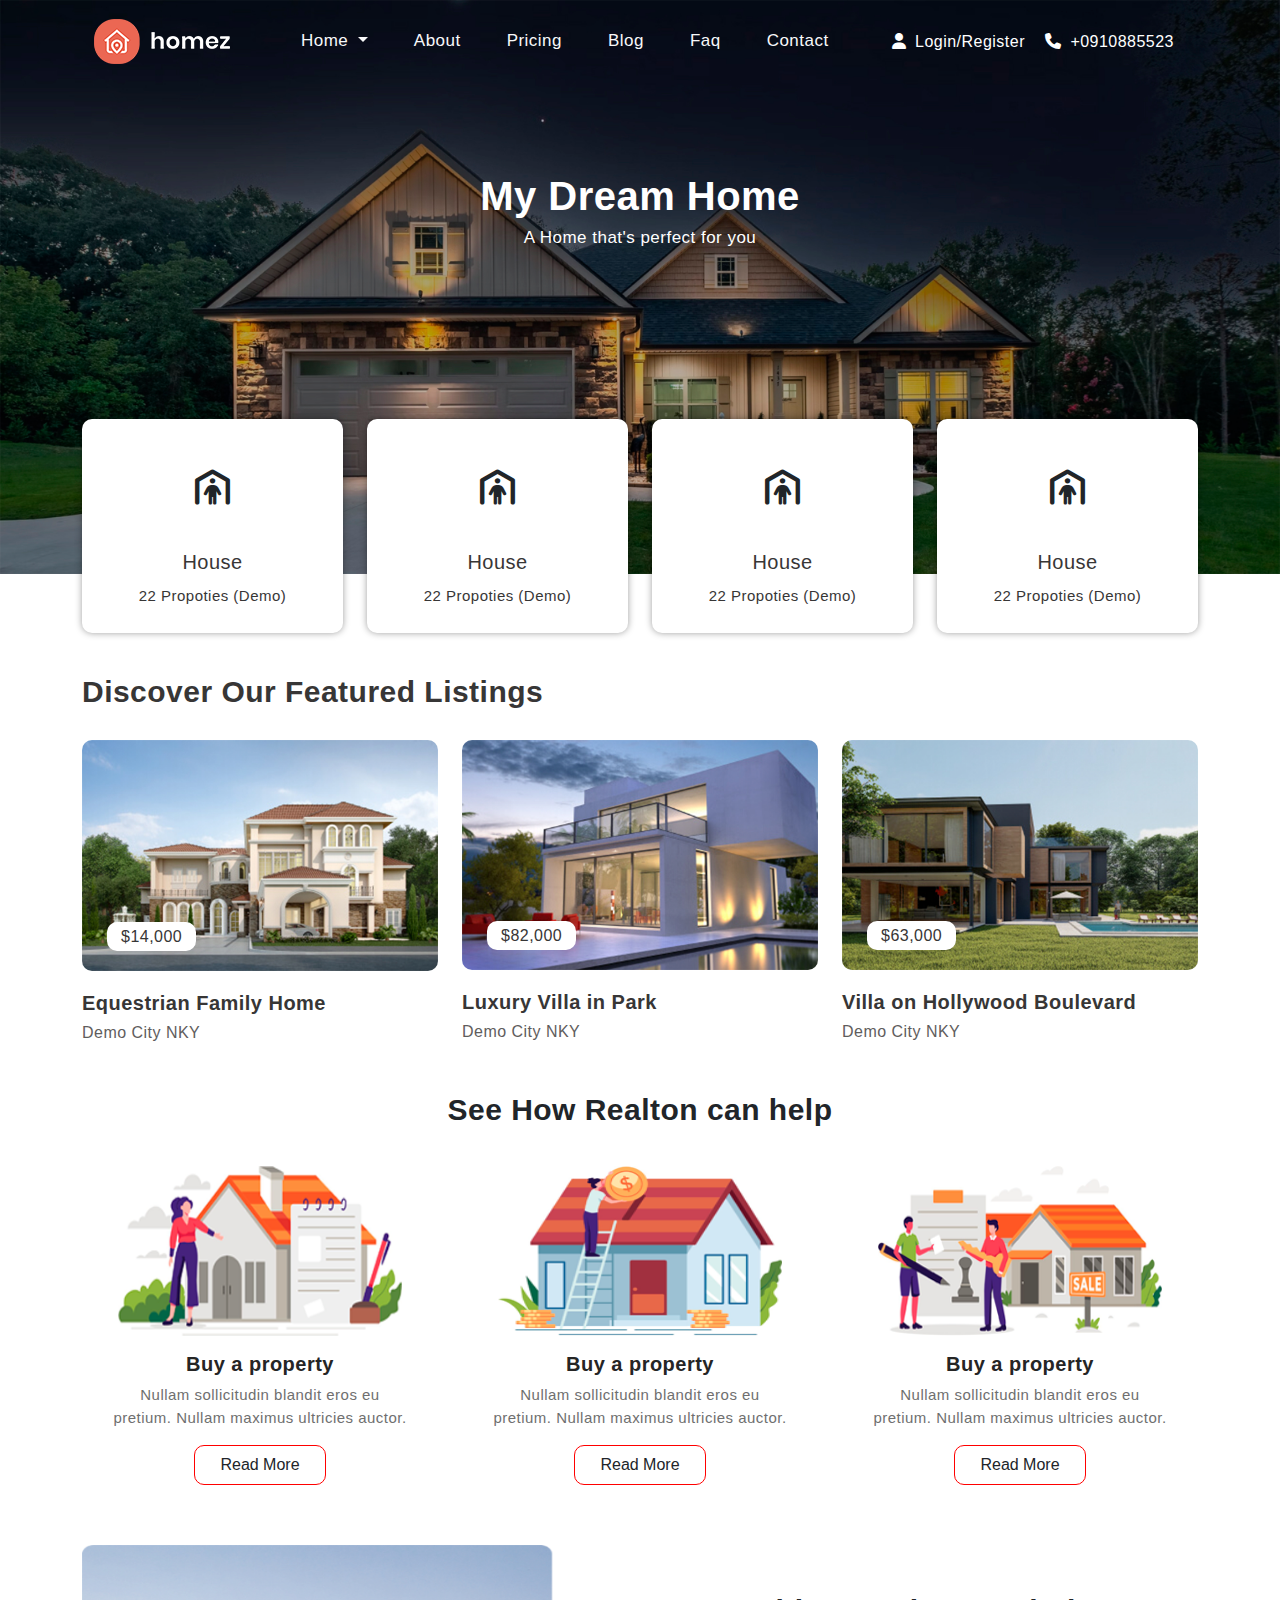
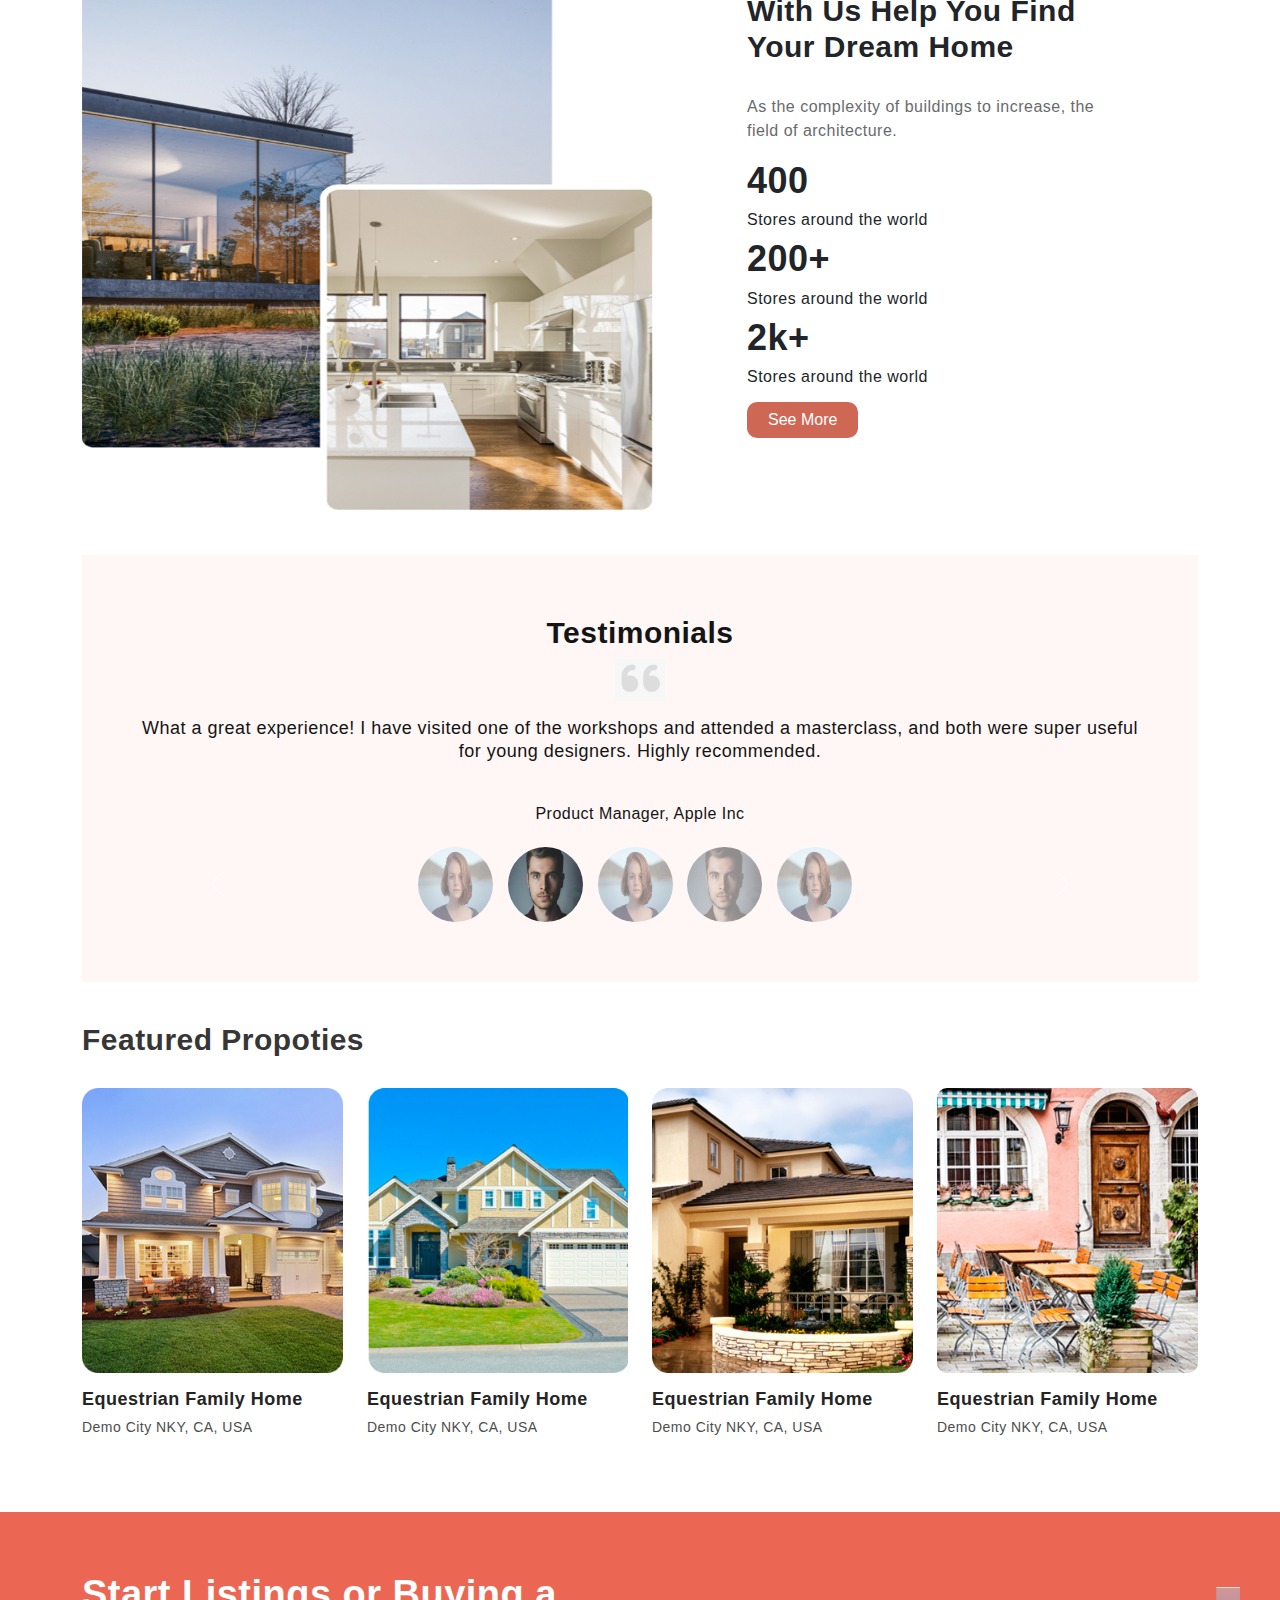
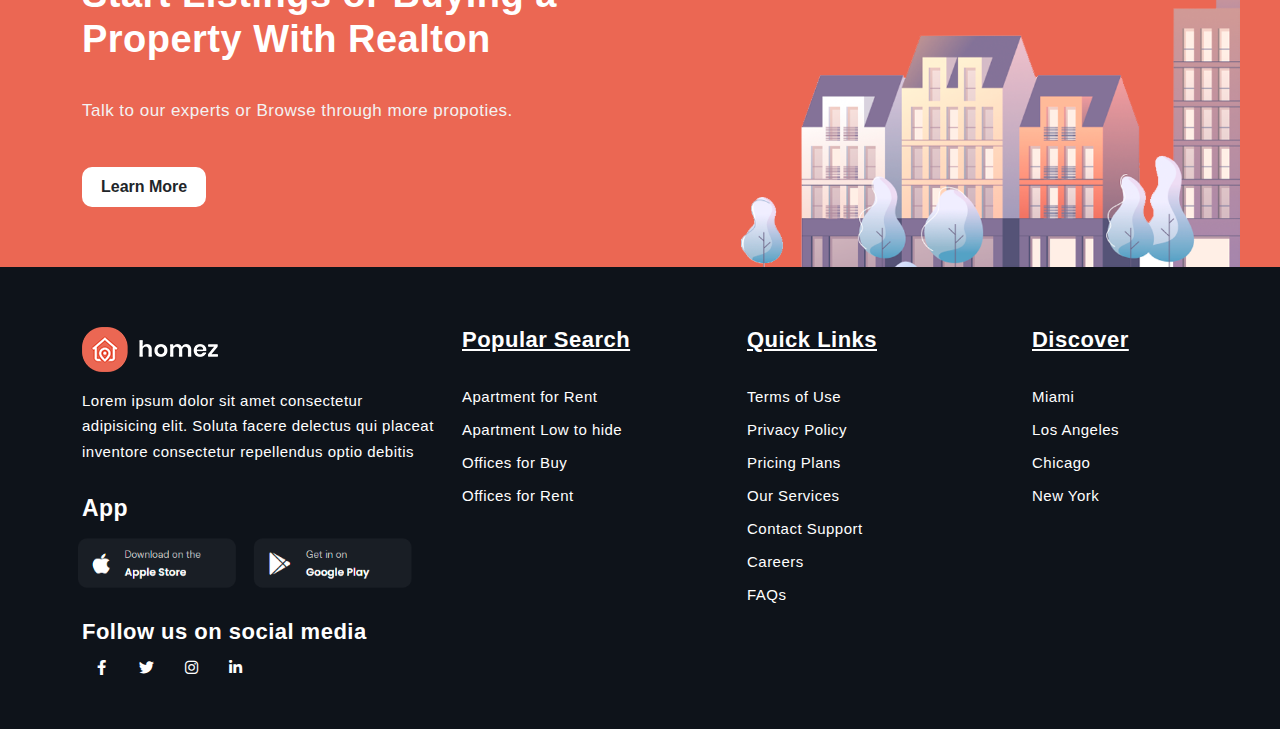
<file: index.html>
<!DOCTYPE html>
<html lang="en">

<head>
    <meta charset="UTF-8">
    <meta http-equiv="X-UA-Compatible" content="IE=edge">
    <meta name="viewport" content="width=device-width, initial-scale=1.0">
    <title>Real E-state</title>
    <link rel="icon" href="img/title-logo.png">
    <link rel="stylesheet" href="css/style.css">
</head>

<body>
    <header class="header">
        <div class="container-fluid p-0">
            <div class="row">
                <div class="col-md-12">
                    <div class="nav-class">
                        <nav class="navbar navbar-expand-lg navbar-light">
                            <div class="container">
                                <a class="navbar-brand" href="index.html"><img src="img/Logo.png" alt="Logo" /></a>
                                <button class="navbar-toggler" type="button" data-bs-toggle="collapse"
                                    data-bs-target="#navbarNav" aria-controls="navbarNav" aria-expanded="false"
                                    aria-label="Toggle navigation">
                                    <span class="navbar-toggler-icon"><i class="fa-solid fa-bars text-light"></i></span>
                                </button>
                                <div class="collapse navbar-collapse" id="navbarNav">
                                    <ul class="navbar-nav">
                                        <!-- <li class="nav-item">
                                            <a class="nav-link active text-light" aria-current="page"
                                                href="index.html">Home</a>
                                        </li> -->
                                        <li class="nav-item dropdown">
                                            <a class="nav-link dropdown-toggle active text-light" href="index02.html"
                                                id="navbarDropdown" role="button" data-bs-toggle="dropdown"
                                                aria-expanded="false">
                                                Home
                                            </a>
                                            <ul class="dropdown-menu" aria-labelledby="navbarDropdown">
                                                <li><a class="dropdown-item" href="index.html">Home 01</a></li>
                                                <li><a class="dropdown-item" href="index02.html">Home 02</a></li>
                                            </ul>
                                        </li>
                                        <li class="nav-item">
                                            <a class="nav-link text-light" href="about.html">About</a>
                                        </li>
                                        <li class="nav-item">
                                            <a class="nav-link text-light" href="#">Pricing</a>
                                        </li>
                                        <li class="nav-item">
                                            <a class="nav-link text-light" href="blog.html">Blog</a>
                                        </li>
                                        <li class="nav-item">
                                            <a class="nav-link text-light" href="#">Faq</a>
                                        </li>
                                        <li class="nav-item">
                                            <a class="nav-link text-light" href="contact.html">Contact</a>
                                        </li>
                                    </ul>
                                    <div class="real-estate-login-box">
                                        <a href="#">
                                            <div class="nav-login mx-2">
                                                <i class="fa-solid fa-user"></i> <span
                                                    class="mx-1">Login/Register</span>
                                            </div>
                                        </a>
                                        <a href="tel:+0000000000">
                                            <div class="nav-call mx-2">
                                                <i class="fa-solid fa-phone"></i> <span class="mx-1">+0910885523</span>
                                            </div>
                                        </a>
                                    </div>
                                </div>
                            </div>
                        </nav>
                    </div>
                </div>
            </div>
        </div>
    </header>
    <section class="slider-01">
        <div class="slider-01-bg">
            <img src="img/real-estate-sec01-bg.png" alt="img">
        </div>
        <div class="container">
            <div class="row">
                <div class="col-md-12">
                    <div class="slider-01-headding">
                        <h2 class="f-blod">My Dream Home</h2>
                        <h6>A Home that's perfect for you</h6>
                    </div>
                </div>
            </div>
        </div>
        <div class="propoties-main">
            <div class="container">
                <div class="row">
                    <div class="col-sm-3">
                        <div class="propoties-box text-center bg-white my-3">
                            <div class="house-icon">
                                <i class="fa-solid fa-person-shelter"></i>
                            </div>
                            <div class="hose-text">
                                <h3>House</h3>
                                <h6>22 Propoties (Demo)</h6>
                            </div>
                        </div>
                    </div>
                    <div class="col-sm-3">
                        <div class="propoties-box text-center bg-white my-3">
                            <div class="house-icon">
                                <i class="fa-solid fa-person-shelter"></i>
                            </div>
                            <div class="hose-text">
                                <h3>House</h3>
                                <h6>22 Propoties (Demo)</h6>
                            </div>
                        </div>
                    </div>
                    <div class="col-sm-3">
                        <div class="propoties-box text-center bg-white my-3">
                            <div class="house-icon">
                                <i class="fa-solid fa-person-shelter"></i>
                            </div>
                            <div class="hose-text">
                                <h3>House</h3>
                                <h6>22 Propoties (Demo)</h6>
                            </div>
                        </div>
                    </div>
                    <div class="col-sm-3">
                        <div class="propoties-box text-center bg-white my-3">
                            <div class="house-icon">
                                <i class="fa-solid fa-person-shelter"></i>
                            </div>
                            <div class="hose-text">
                                <h3>House</h3>
                                <h6>22 Propoties (Demo)</h6>
                            </div>
                        </div>
                    </div>
                </div>
            </div>
        </div>
    </section>
    <section class="slider-02">
        <div class="container">
            <div class="row">
                <div class="col-md-12">
                    <div class="slider-02-headding">
                        <h2>Discover Our Featured Listings</h2>
                    </div>
                </div>
            </div>
            <div class="row">
                <div class="col-md-6 col-lg-4">
                    <div class="luxurious-home">
                        <div class="luxurious-img">
                            <img src="img/lavish-house-01.png" alt="img" class="round">
                            <div class="luxurious-prize round bg-white">
                                <h4 class="m-0">$14,000</h4>
                            </div>
                        </div>
                        <div class="luxurious-home-info">
                            <h2 class="f-blod">Equestrian Family Home</h2>
                            <h6 class="m-0">Demo City NKY</h6>
                        </div>
                    </div>
                </div>
                <div class="col-md-6 col-lg-4">
                    <div class="luxurious-home">
                        <div class="luxurious-img">
                            <img src="img/lavish-house-02.png" alt="img" class="round">
                            <div class="luxurious-prize round bg-white">
                                <h4 class="m-0">$82,000</h4>
                            </div>
                        </div>
                        <div class="luxurious-home-info">
                            <h2 class="f-blod">Luxury Villa in Park</h2>
                            <h6 class="m-0">Demo City NKY</h6>
                        </div>
                    </div>
                </div>
                <div class="col-md-6 col-lg-4">
                    <div class="luxurious-home">
                        <div class="luxurious-img">
                            <img src="img/lavish-house-03.png" alt="img" class="round">
                            <div class="luxurious-prize round bg-white">
                                <h4 class="m-0">$63,000</h4>
                            </div>
                        </div>
                    </div>
                    <div class="luxurious-home-info">
                        <h2 class="f-blod">Villa on Hollywood Boulevard</h2>
                        <h6 class="m-0">Demo City NKY</h6>
                    </div>
                </div>
            </div>
        </div>
    </section>
    <section class="slider-03">
        <div class="container">
            <div class="row">
                <div class="col-md-12">
                    <div class="slider-03-headding text-center">
                        <h2 class="f-blod">See How Realton can help</h2>
                    </div>
                </div>
            </div>
            <div class="row">
                <div class="col-md-6 col-lg-4">
                    <div class="relton-box">
                        <div class="relton-img">
                            <img src="img/Relton-img-01.png" alt="img">
                        </div>
                        <div class="relton-text text-center pt-3">
                            <h5 class="f-blod">Buy a property</h5>
                            <p>
                                Nullam sollicitudin blandit eros eu
                                pretium. Nullam maximus ultricies
                                auctor.
                            </p>
                            <button class="btn">Read More</button>
                        </div>
                    </div>
                </div>
                <div class="col-md-6 col-lg-4">
                    <div class="relton-box">
                        <div class="relton-img">
                            <img src="img/Relton-img-02.png" alt="img">
                        </div>
                        <div class="relton-text text-center pt-3">
                            <h5 class="f-blod">Buy a property</h5>
                            <p>
                                Nullam sollicitudin blandit eros eu
                                pretium. Nullam maximus ultricies
                                auctor.
                            </p>
                            <button class="btn">Read More</button>
                        </div>
                    </div>
                </div>
                <div class="col-md-6 col-lg-4">
                    <div class="relton-box">
                        <div class="relton-img">
                            <img src="img/Relton-img-03.png" alt="img">
                        </div>
                        <div class="relton-text text-center pt-3">
                            <h5 class="f-blod">Buy a property</h5>
                            <p>
                                Nullam sollicitudin blandit eros eu
                                pretium. Nullam maximus ultricies
                                auctor.
                            </p>
                            <button class="btn">Read More</button>
                        </div>
                    </div>
                </div>
            </div>
        </div>
    </section>
    <section class="slider-04">
        <div class="container">
            <div class="row">
                <div class="col-md-7">
                    <div class="dream-home-img">
                        <img src="img/dream-home.png" alt="img">
                    </div>
                </div>
                <div class="col-md-5">
                    <div class="dream-home-text pt-5">
                        <div class="dream-headding">
                            <h2 class="f-blod">With Us Help You Find <br>
                                Your Dream Home</h2>
                            <p>
                                As the complexity of buildings to increase, the <br>
                                field of architecture.
                            </p>
                        </div>
                        <ul class="p-0">
                            <li>
                                <div class="draem-home-rate my-2">
                                    <h2 class="f-blod">400</h2>
                                    <span>Stores around the world</span>
                                </div>
                            </li>
                            <li>
                                <div class="draem-home-rate my-2">
                                    <h2 class="f-blod">200+</h2>
                                    <span>Stores around the world</span>
                                </div>
                            </li>
                            <li>
                                <div class="draem-home-rate my-2">
                                    <h2 class="f-blod">2k+</h2>
                                    <span>Stores around the world</span>
                                </div>
                            </li>
                        </ul>
                        <button class="btn">See More</button>
                    </div>
                </div>
            </div>
        </div>
    </section>
    <section class="slider-05">
        <div class="container">
            <div class="row">
                <div class="col-md-12">
                    <div class="testimonial-main-box text-center">
                        <div class="testimonial-headding pb-3">
                            <h2 class="f-blod">Testimonials</h2>
                            <div class="comma">
                                <img src="img/comma.png" alt="img">
                            </div>
                        </div>
                        <p class="f-blod pb-2">
                            What a great experience! I have visited one of the workshops and
                            attended a masterclass, and both were super useful for young
                            designers. Highly recommended.
                        </p>
                        <div class="testimonial-imgage">
                            <h6 class="py-3">Product Manager, Apple Inc</h6>

                            <!-- Carosul Start -->
                            <div id="carouselExampleControls" class="carousel slide" data-bs-ride="carousel">
                                <div class="carousel-inner">
                                    <div class="carousel-item active">
                                        <div class="row">
                                            <div class="col-md-12">
                                                <div class="testimonial-people">
                                                    <!-- <img src="img/Testimonial-img-01.png" alt="img"> -->
                                                    <div class="indivisual-people">
                                                        <img src="img/person01.png" alt="img"
                                                            class="h-100 rounded-circle opacity-50">
                                                    </div>
                                                    <div class="indivisual-people">
                                                        <img src="img/person02.png" alt="img"
                                                            class="h-100 rounded-circle ">
                                                    </div>
                                                    <div class="indivisual-people">
                                                        <img src="img/person01.png" alt="img"
                                                            class="h-100 rounded-circle opacity-50">
                                                    </div>
                                                    <div class="indivisual-people">
                                                        <img src="img/person02.png" alt="img"
                                                            class="h-100 rounded-circle opacity-50">
                                                    </div>
                                                    <div class="indivisual-people">
                                                        <img src="img/person01.png" alt="img"
                                                            class="h-100 rounded-circle opacity-50">
                                                    </div>
                                                </div>
                                            </div>
                                        </div>
                                    </div>
                                    <div class="carousel-item">
                                        <div class="row">
                                            <div class="col-md-12">
                                                <div class="testimonial-people">
                                                    <!-- <img src="img/Testimonial-img-01.png" alt="img"> -->
                                                    <div class="indivisual-people">
                                                        <img src="img/person01.png" alt="img"
                                                            class="h-100 rounded-circle opacity-50">
                                                    </div>
                                                    <div class="indivisual-people">
                                                        <img src="img/person02.png" alt="img"
                                                            class="h-100 rounded-circle ">
                                                    </div>
                                                    <div class="indivisual-people">
                                                        <img src="img/person01.png" alt="img"
                                                            class="h-100 rounded-circle opacity-50">
                                                    </div>
                                                    <div class="indivisual-people">
                                                        <img src="img/person02.png" alt="img"
                                                            class="h-100 rounded-circle opacity-50">
                                                    </div>
                                                    <div class="indivisual-people">
                                                        <img src="img/person01.png" alt="img"
                                                            class="h-100 rounded-circle opacity-50">
                                                    </div>
                                                </div>
                                            </div>
                                        </div>
                                    </div>
                                    <div class="carousel-item">
                                        <div class="row">
                                            <div class="col-md-12">
                                                <div class="testimonial-people">
                                                    <!-- <img src="img/Testimonial-img-01.png" alt="img"> -->
                                                    <div class="indivisual-people">
                                                        <img src="img/person01.png" alt="img"
                                                            class="h-100 rounded-circle opacity-50">
                                                    </div>
                                                    <div class="indivisual-people">
                                                        <img src="img/person02.png" alt="img"
                                                            class="h-100 rounded-circle ">
                                                    </div>
                                                    <div class="indivisual-people">
                                                        <img src="img/person01.png" alt="img"
                                                            class="h-100 rounded-circle opacity-50">
                                                    </div>
                                                    <div class="indivisual-people">
                                                        <img src="img/person02.png" alt="img"
                                                            class="h-100 rounded-circle opacity-50">
                                                    </div>
                                                    <div class="indivisual-people">
                                                        <img src="img/person01.png" alt="img"
                                                            class="h-100 rounded-circle opacity-50">
                                                    </div>
                                                </div>
                                            </div>
                                        </div>
                                    </div>
                                </div>
                                <button class="carousel-control-prev" type="button"
                                    data-bs-target="#carouselExampleControls" data-bs-slide="prev">
                                    <span class="carousel-control-prev-icon" aria-hidden="true"></span>
                                    <span class="visually-hidden">Previous</span>
                                </button>
                                <button class="carousel-control-next" type="button"
                                    data-bs-target="#carouselExampleControls" data-bs-slide="next">
                                    <span class="carousel-control-next-icon" aria-hidden="true"></span>
                                    <span class="visually-hidden">Next</span>
                                </button>
                            </div>
                            <!-- Carosole End -->

                            <!-- <div class="row">
                                <div class="col-md-12">
                                    <div class="testimonial-people">
                                        <div class="indivisual-people">
                                            <img src="img/person01.png" alt="img" class="h-100 rounded-circle opacity-50">
                                        </div>
                                        <div class="indivisual-people">
                                            <img src="img/person02.png" alt="img" class="h-100 rounded-circle ">
                                        </div>
                                        <div class="indivisual-people">
                                            <img src="img/person01.png" alt="img" class="h-100 rounded-circle opacity-50">
                                        </div>
                                        <div class="indivisual-people">
                                            <img src="img/person02.png" alt="img" class="h-100 rounded-circle opacity-50">
                                        </div>
                                        <div class="indivisual-people">
                                            <img src="img/person01.png" alt="img" class="h-100 rounded-circle opacity-50">
                                        </div>
                                    </div>
                                </div>
                            </div> -->
                        </div>
                    </div>
                </div>
            </div>
        </div>
    </section>
    <section class="slider-06">
        <div class="container">
            <div class="row">
                <div class="col-md-12">
                    <div class="featured">
                        <h2>Featured Propoties</h2>
                    </div>
                </div>
            </div>
            <div class="row">
                <div class="col-md-6 col-lg-3">
                    <div class="featured-box mb-3">
                        <div class="featured-img">
                            <img src="img/feature-1.jpg" alt="img">
                        </div>
                        <div class="featured-text pt-3">
                            <h2 class="f-blod">Equestrian Family Home</h2>
                            <h6>Demo City NKY, CA, USA</h6>
                        </div>
                    </div>
                </div>
                <div class="col-md-6 col-lg-3">
                    <div class="featured-box mb-3">
                        <div class="featured-img">
                            <img src="img/feature-2.jpg" alt="img">
                        </div>
                        <div class="featured-text pt-3">
                            <h2 class="f-blod">Equestrian Family Home</h2>
                            <h6>Demo City NKY, CA, USA</h6>
                        </div>
                    </div>
                </div>
                <div class="col-md-6 col-lg-3">
                    <div class="featured-box mb-3">
                        <div class="featured-img">
                            <img src="img/feature-3.jpg" alt="img">
                        </div>
                        <div class="featured-text pt-3">
                            <h2 class="f-blod">Equestrian Family Home</h2>
                            <h6>Demo City NKY, CA, USA</h6>
                        </div>
                    </div>
                </div>
                <div class="col-md-6 col-lg-3">
                    <div class="featured-box mb-3">
                        <div class="featured-img">
                            <img src="img/feature-4.jpg" alt="img">
                        </div>
                        <div class="featured-text pt-3">
                            <h2 class="f-blod">Equestrian Family Home</h2>
                            <h6>Demo City NKY, CA, USA</h6>
                        </div>
                    </div>
                </div>
            </div>
        </div>
    </section>
    <section class="slider-07 bg-red">
        <div class="slider-07-right-img">
            <img src="img/perpoties-img.png" alt="img">
        </div>
        <div class="container">
            <div class="row">
                <div class="col-md-12">
                    <div class="buying-propoties">
                        <h2 class="f-blod">Start Listings or Buying a <br> Property With Realton</h2>
                        <p>
                            Talk to our experts or Browse through more propoties.
                        </p>
                        <button class="btn bg-white text-dark">Learn More</button>
                    </div>
                </div>
            </div>
        </div>
    </section>
    <footer class="foot-bg">
        <div class="container">
            <div class="row">
                <div class="col-md-6 col-lg-4">
                    <ul class="p-0">
                        <li>
                            <div class="foot-head00">
                                <img src="img/Logo.png" alt="img">
                            </div>
                        </li>
                        <li>
                            <div class="foot-body text-light pt-3">
                                <ul class="p-0">
                                    <li>
                                        <p>
                                            Lorem ipsum dolor sit amet consectetur
                                            adipisicing elit. Soluta facere delectus qui
                                            placeat inventore consectetur repellendus
                                            optio debitis
                                        </p>
                                    </li>
                                    <li>
                                        <div class="app">
                                            <h6>App</h6>
                                            <div class="app-img">
                                                <img src="img/foot-app-img.png" alt="img">
                                            </div>
                                        </div>
                                    </li>
                                    <li>
                                        <div class="social-media">
                                            <div class="media-text">
                                                <h2>Follow us on social media</h2>
                                                <a href="#">
                                                    <div class="soical-icon">
                                                        <i class="fa-brands fa-facebook-f"></i>
                                                    </div>
                                                </a>
                                                <a href="#">
                                                    <div class="soical-icon">
                                                        <i class="fa-brands fa-twitter"></i>
                                                    </div>
                                                </a>
                                                <a href="#">
                                                    <div class="soical-icon">
                                                        <i class="fa-brands fa-instagram"></i>
                                                    </div>
                                                </a>
                                                <a href="#">
                                                    <div class="soical-icon">
                                                        <i class="fa-brands fa-linkedin-in"></i>
                                                    </div>
                                                </a>
                                            </div>
                                        </div>
                                    </li>
                                </ul>
                            </div>
                        </li>
                    </ul>
                </div>
                <div class="col-sm-4 col-lg-4 col-xl-3">
                    <ul class="p-0">
                        <li>
                            <div class="foot-head">
                                <h2>Popular Search</h2>
                            </div>
                        </li>
                        <li>
                            <div class="foot-body pt-3">
                                <ul class="p-0">
                                    <li>
                                        <a href="#">Apartment for Rent</a>
                                    </li>
                                    <li>
                                        <a href="#">Apartment Low to hide</a>
                                    </li>
                                    <li>
                                        <a href="#">Offices for Buy</a>
                                    </li>
                                    <li>
                                        <a href="#">Offices for Rent</a>
                                    </li>
                                </ul>
                            </div>
                        </li>
                    </ul>
                </div>
                <div class="col-sm-4 col-lg-4 col-xl-3">
                    <ul class="p-0">
                        <li>
                            <div class="foot-head">
                                <h2>Quick Links</h2>
                            </div>
                        </li>
                        <li>
                            <div class="foot-body pt-3">
                                <ul class="p-0">
                                    <li>
                                        <a href="#">Terms of Use</a>
                                    </li>
                                    <li>
                                        <a href="#">Privacy Policy</a>
                                    </li>
                                    <li>
                                        <a href="#">Pricing Plans</a>
                                    </li>
                                    <li>
                                        <a href="#">Our Services</a>
                                    </li>
                                    <li>
                                        <a href="#">Contact Support</a>
                                    </li>
                                    <li>
                                        <a href="#">Careers</a>
                                    </li>
                                    <li>
                                        <a href="#">FAQs</a>
                                    </li>
                                </ul>
                            </div>
                        </li>
                    </ul>
                </div>
                <div class="col-sm-4 col-lg-4 col-xl-2">
                    <ul class="p-0">
                        <li>
                            <div class="foot-head">
                                <h2>Discover</h2>
                            </div>
                        </li>
                        <li>
                            <div class="foot-body pt-3">
                                <ul class="p-0">
                                    <li>
                                        <a href="#">Miami</a>
                                    </li>
                                    <li>
                                        <a href="#">Los Angeles</a>
                                    </li>
                                    <li>
                                        <a href="#">Chicago</a>
                                    </li>
                                    <li>
                                        <a href="#">New York</a>
                                    </li>
                                </ul>
                            </div>
                        </li>
                    </ul>
                </div>
            </div>
        </div>
    </footer>
    <script src="js/bootstrap.bundle.min.js"></script>
</body>

</html>
</file>
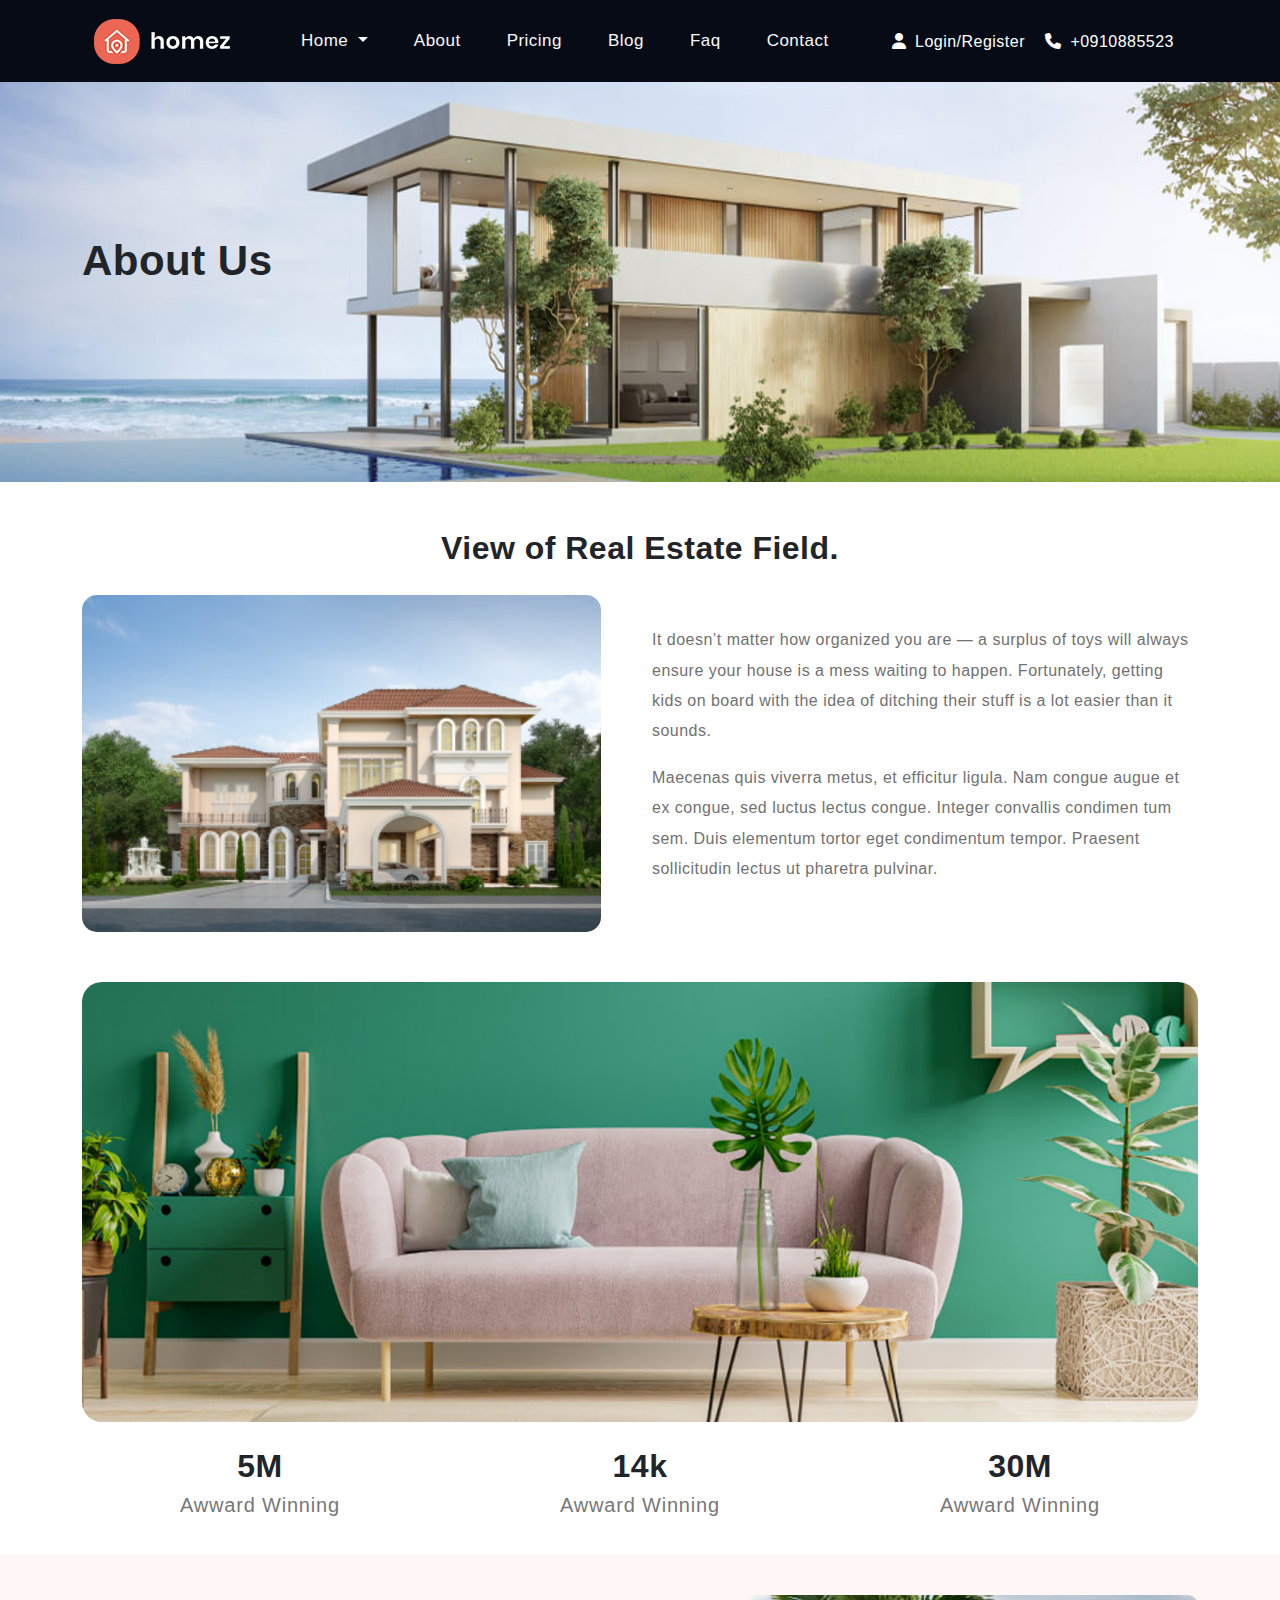
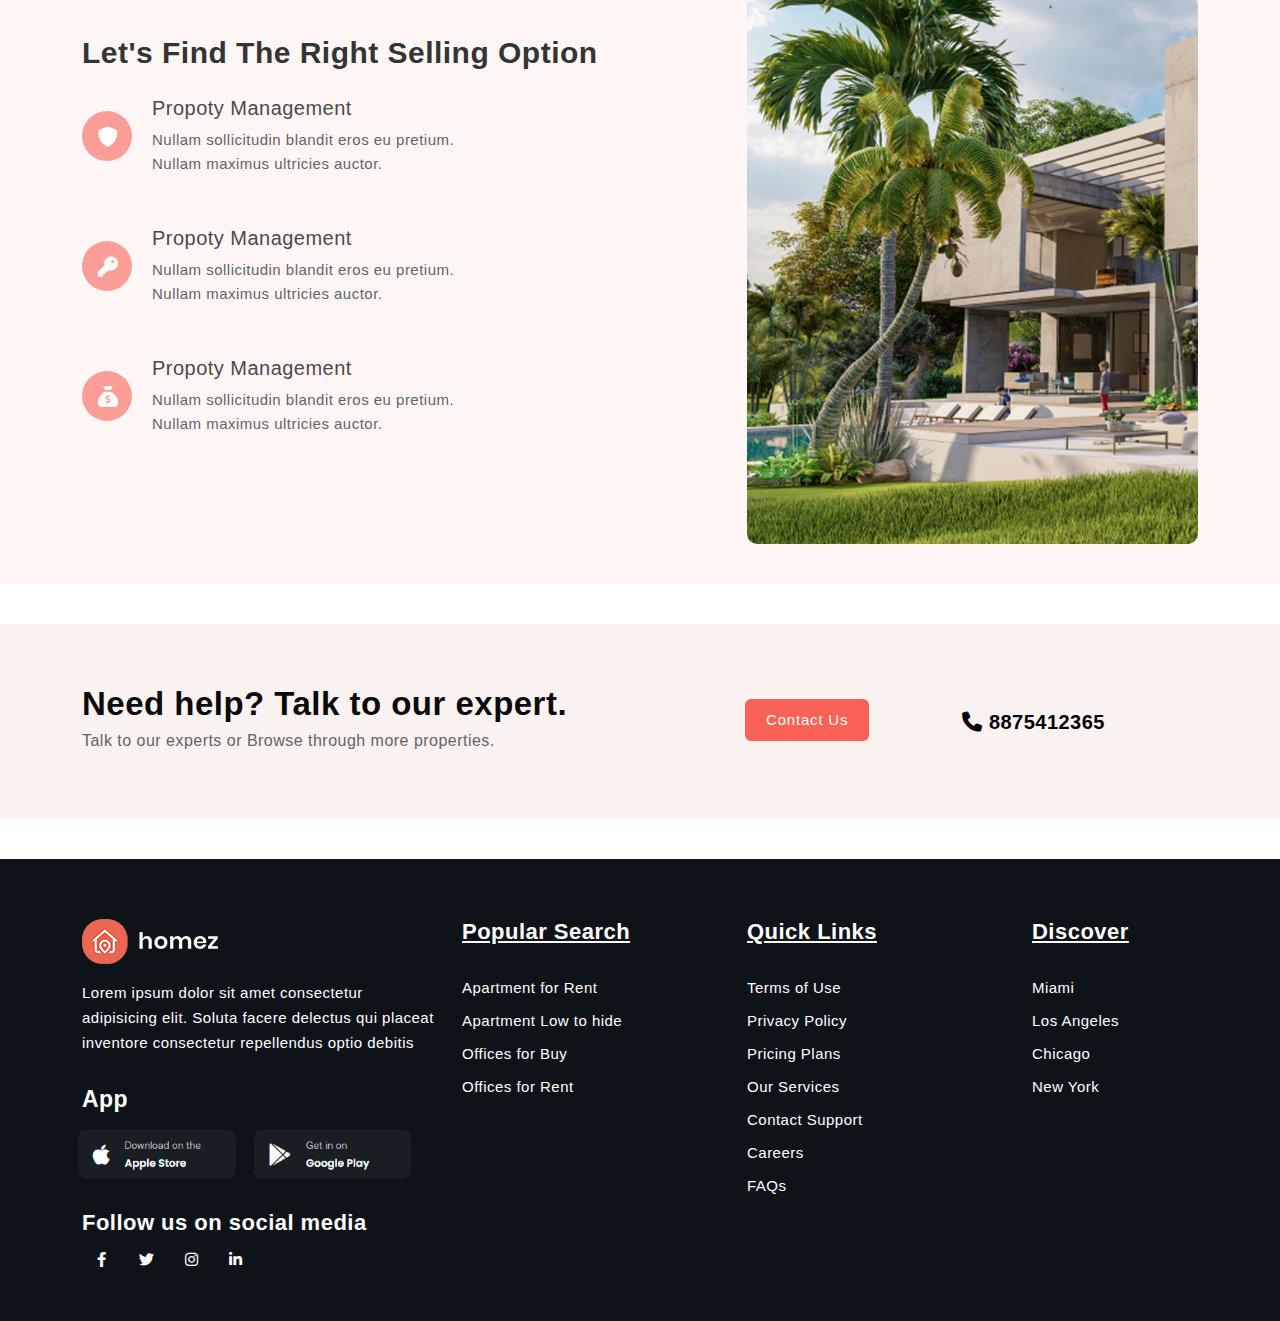
<file: about.html>
<!DOCTYPE html>
<html lang="en">

<head>
    <meta charset="UTF-8">
    <meta http-equiv="X-UA-Compatible" content="IE=edge">
    <meta name="viewport" content="width=device-width, initial-scale=1.0">
    <title>Real E-state</title>
    <link rel="icon" href="img/title-logo.png">
    <link rel="stylesheet" href="css/style.css">
</head>

<body>
    <header class="header rel heder-bg">
        <div class="container-fluid p-0">
            <div class="row">
                <div class="col-md-12">
                    <div class="nav-class">
                        <nav class="navbar navbar-expand-lg navbar-light">
                            <div class="container">
                                <a class="navbar-brand" href="index.html"><img src="img/Logo.png" alt="Logo"></a>
                                <button class="navbar-toggler" type="button" data-bs-toggle="collapse"
                                    data-bs-target="#navbarNav" aria-controls="navbarNav" aria-expanded="false"
                                    aria-label="Toggle navigation">
                                    <span class="navbar-toggler-icon"><i class="fa-solid fa-bars text-light"></i></span>
                                </button>
                                <div class="collapse navbar-collapse" id="navbarNav">
                                    <ul class="navbar-nav">
                                        <!-- <li class="nav-item">
                                            <a class="nav-link active text-light" aria-current="page"
                                                href="index.html">Home</a>
                                        </li> -->
                                        <li class="nav-item dropdown">
                                            <a class="nav-link dropdown-toggle active text-light" href="index02.html"
                                                id="navbarDropdown" role="button" data-bs-toggle="dropdown"
                                                aria-expanded="false">
                                                Home
                                            </a>
                                            <ul class="dropdown-menu" aria-labelledby="navbarDropdown">
                                                <li><a class="dropdown-item" href="index.html">Home 01</a></li>
                                                <li><a class="dropdown-item" href="index02.html">Home 02</a></li>
                                            </ul>
                                        </li>
                                        <li class="nav-item">
                                            <a class="nav-link text-light" href="about.html">About</a>
                                        </li>
                                        <li class="nav-item">
                                            <a class="nav-link text-light" href="#">Pricing</a>
                                        </li>
                                        <li class="nav-item">
                                            <a class="nav-link text-light" href="blog.html">Blog</a>
                                        </li>
                                        <li class="nav-item">
                                            <a class="nav-link text-light" href="#">Faq</a>
                                        </li>
                                        <li class="nav-item">
                                            <a class="nav-link text-light" href="contact.html">Contact</a>
                                        </li>
                                    </ul>
                                    <div class="real-estate-login-box">
                                        <a href="#">
                                            <div class="nav-login mx-2">
                                                <i class="fa-solid fa-user"></i> <span
                                                    class="mx-1">Login/Register</span>
                                            </div>
                                        </a>
                                        <a href="tel:+0000000000">
                                            <div class="nav-call mx-2">
                                                <i class="fa-solid fa-phone"></i> <span class="mx-1">+0910885523</span>
                                            </div>
                                        </a>
                                    </div>
                                </div>
                            </div>
                        </nav>
                    </div>
                </div>
            </div>
        </div>
    </header>
    <section class="inner-page-banner rel">
        <div class="inner-imgae">
            <img src="img/inner-page-image.jpg" alt="img" class="w-100 h-100">
        </div>
        <div class="inner-box">
            <div class="container">
                <div class="row">
                    <div class="col-md-12">
                        <div class="inner-page-text">
                            <h2 class="f-blod">About Us</h2>
                        </div>
                    </div>
                </div>
            </div>
        </div>
    </section>
    <section class="about-slider-01">
        <div class="container">
            <h2 class="f-blod">View of Real Estate Field.</h2>
            <div class="row">
                <div class="col-md-6">
                    <div class="mission-Estate-headding">
                        <img src="img/about.jpg" alt="img">
                    </div>
                </div>
                <div class="col-md-6">
                    <div class="mission-Estate-paragh">
                        <p>
                            It doesn’t matter how organized you are — a surplus of toys will
                            always ensure your house is a mess waiting to happen. Fortunately,
                            getting kids on board with the idea of ditching their stuff is a lot
                            easier than it sounds.
                        </p>
                        <p>
                            Maecenas quis viverra metus, et efficitur ligula. Nam congue augue
                            et ex congue, sed luctus lectus congue. Integer convallis condimen
                            tum sem. Duis elementum tortor eget condimentum tempor.
                            Praesent sollicitudin lectus ut pharetra pulvinar.
                        </p>
                    </div>
                </div>
            </div>
        </div>
    </section>
    <section class="about-slider-02">
        <div class="container">
            <div class="row">
                <div class="col-md-12">
                    <div class="sofa-img">
                        <img src="img/sofa-IMG.png" alt="img">
                    </div>
                </div>
            </div>
            <div class="row">
                <div class="col-md-4">
                    <div class="viewer-box pt-5">
                        <div class="view-text text-center">
                            <h2 class="f-blod">5M</h2>
                            <h6>Awward Winning</h6>
                        </div>
                    </div>
                </div>
                <div class="col-md-4">
                    <div class="viewer-box pt-5">
                        <div class="view-text text-center">
                            <h2 class="f-blod">14k</h2>
                            <h6>Awward Winning</h6>
                        </div>
                    </div>
                </div>
                <div class="col-md-4">
                    <div class="viewer-box pt-5">
                        <div class="view-text text-center">
                            <h2 class="f-blod">30M</h2>
                            <h6>Awward Winning</h6>
                        </div>
                    </div>
                </div>
            </div>
        </div>
    </section>
    <section class="about-slider-3 about-slider-3-bg">
        <div class="container">
            <div class="row">
                <div class="col-12 col-md-7 col-sm-6">
                    <div class="selling-box">
                        <h2 class="f-blod">Let's Find The Right Selling Option</h2>
                        <ul class="p-0">
                            <li>
                                <div class="key-manage">
                                    <div class="key-icon px-3">
                                        <i class="fa-solid fa-shield"></i>
                                    </div>
                                    <div class="key-text">
                                        <h4 class="f-blod">Propoty Management</h4>
                                        <p>
                                            Nullam sollicitudin blandit eros eu pretium. <br>
                                            Nullam maximus ultricies auctor.
                                        </p>
                                    </div>
                                </div>
                            </li>
                            <li>
                                <div class="key-manage">
                                    <div class="key-icon px-3">
                                        <i class="fa-solid fa-key"></i>
                                    </div>
                                    <div class="key-text">
                                        <h4 class="f-blod">Propoty Management</h4>
                                        <p>
                                            Nullam sollicitudin blandit eros eu pretium. <br>
                                            Nullam maximus ultricies auctor.
                                        </p>
                                    </div>
                                </div>
                            </li>
                            <li>
                                <div class="key-manage">
                                    <div class="key-icon px-3">
                                        <i class="fa-solid fa-sack-dollar"></i>
                                    </div>
                                    <div class="key-text">
                                        <h4 class="f-blod">Propoty Management</h4>
                                        <p>
                                            Nullam sollicitudin blandit eros eu pretium. <br>
                                            Nullam maximus ultricies auctor.
                                        </p>
                                    </div>
                                </div>
                            </li>
                        </ul>
                    </div>
                </div>
                <div class="col-12 col-md-5 col-sm-6">
                    <div class="coconot-img">
                        <img src="img/Coconut-tree.jpg" alt="img" class="w-100 h-100 round">
                    </div>
                </div>
            </div>
        </div>
    </section>
    <section class="about-slider-04 about-slider-4-bg">
        <div class="container">
            <div class="row">
                <div class="col-md-6">
                    <div class="help-line">
                        <h2 class="f-blod">Need help? Talk to our expert.</h2>
                        <h6>Talk to our experts or Browse through more properties.</h6>
                    </div>
                </div>
                <div class="col-md-6">
                    <div class="help-line-no">
                        <button class="btn f-blod round">Contact Us</button>
                        <a href="tel:+0000000000">
                            <div class="help-call f-blod">
                                <i class="fa-solid fa-phone"></i> 8875412365
                            </div>
                        </a>
                    </div>
                </div>
            </div>
        </div>
    </section>
    <footer class="foot-bg">
        <div class="container">
            <div class="row">
                <div class="col-md-6 col-lg-4">
                    <ul class="p-0">
                        <li>
                            <div class="foot-head00">
                                <img src="img/Logo.png" alt="img">
                            </div>
                        </li>
                        <li>
                            <div class="foot-body text-light pt-3">
                                <ul class="p-0">
                                    <li>
                                        <p>
                                            Lorem ipsum dolor sit amet consectetur
                                            adipisicing elit. Soluta facere delectus qui
                                            placeat inventore consectetur repellendus
                                            optio debitis
                                        </p>
                                    </li>
                                    <li>
                                        <div class="app">
                                            <h6>App</h6>
                                            <div class="app-img">
                                                <img src="img/foot-app-img.png" alt="img">
                                            </div>
                                        </div>
                                    </li>
                                    <li>
                                        <div class="social-media">
                                            <div class="media-text">
                                                <h2>Follow us on social media</h2>
                                                <a href="#">
                                                    <div class="soical-icon">
                                                        <i class="fa-brands fa-facebook-f"></i>
                                                    </div>
                                                </a>
                                                <a href="#">
                                                    <div class="soical-icon">
                                                        <i class="fa-brands fa-twitter"></i>
                                                    </div>
                                                </a>
                                                <a href="#">
                                                    <div class="soical-icon">
                                                        <i class="fa-brands fa-instagram"></i>
                                                    </div>
                                                </a>
                                                <a href="#">
                                                    <div class="soical-icon">
                                                        <i class="fa-brands fa-linkedin-in"></i>
                                                    </div>
                                                </a>
                                            </div>
                                        </div>
                                    </li>
                                </ul>
                            </div>
                        </li>
                    </ul>
                </div>
                <div class="col-sm-4 col-lg-4 col-xl-3">
                    <ul class="p-0">
                        <li>
                            <div class="foot-head">
                                <h2>Popular Search</h2>
                            </div>
                        </li>
                        <li>
                            <div class="foot-body pt-3">
                                <ul class="p-0">
                                    <li>
                                        <a href="#">Apartment for Rent</a>
                                    </li>
                                    <li>
                                        <a href="#">Apartment Low to hide</a>
                                    </li>
                                    <li>
                                        <a href="#">Offices for Buy</a>
                                    </li>
                                    <li>
                                        <a href="#">Offices for Rent</a>
                                    </li>
                                </ul>
                            </div>
                        </li>
                    </ul>
                </div>
                <div class="col-sm-4 col-lg-4 col-xl-3">
                    <ul class="p-0">
                        <li>
                            <div class="foot-head">
                                <h2>Quick Links</h2>
                            </div>
                        </li>
                        <li>
                            <div class="foot-body pt-3">
                                <ul class="p-0">
                                    <li>
                                        <a href="#">Terms of Use</a>
                                    </li>
                                    <li>
                                        <a href="#">Privacy Policy</a>
                                    </li>
                                    <li>
                                        <a href="#">Pricing Plans</a>
                                    </li>
                                    <li>
                                        <a href="#">Our Services</a>
                                    </li>
                                    <li>
                                        <a href="#">Contact Support</a>
                                    </li>
                                    <li>
                                        <a href="#">Careers</a>
                                    </li>
                                    <li>
                                        <a href="#">FAQs</a>
                                    </li>
                                </ul>
                            </div>
                        </li>
                    </ul>
                </div>
                <div class="col-sm-4 col-lg-4 col-xl-2">
                    <ul class="p-0">
                        <li>
                            <div class="foot-head">
                                <h2>Discover</h2>
                            </div>
                        </li>
                        <li>
                            <div class="foot-body pt-3">
                                <ul class="p-0">
                                    <li>
                                        <a href="#">Miami</a>
                                    </li>
                                    <li>
                                        <a href="#">Los Angeles</a>
                                    </li>
                                    <li>
                                        <a href="#">Chicago</a>
                                    </li>
                                    <li>
                                        <a href="#">New York</a>
                                    </li>
                                </ul>
                            </div>
                        </li>
                    </ul>
                </div>
            </div>
        </div>
    </footer>
    <script src="js/bootstrap.bundle.min.js"></script>
</body>

</html>
</file>
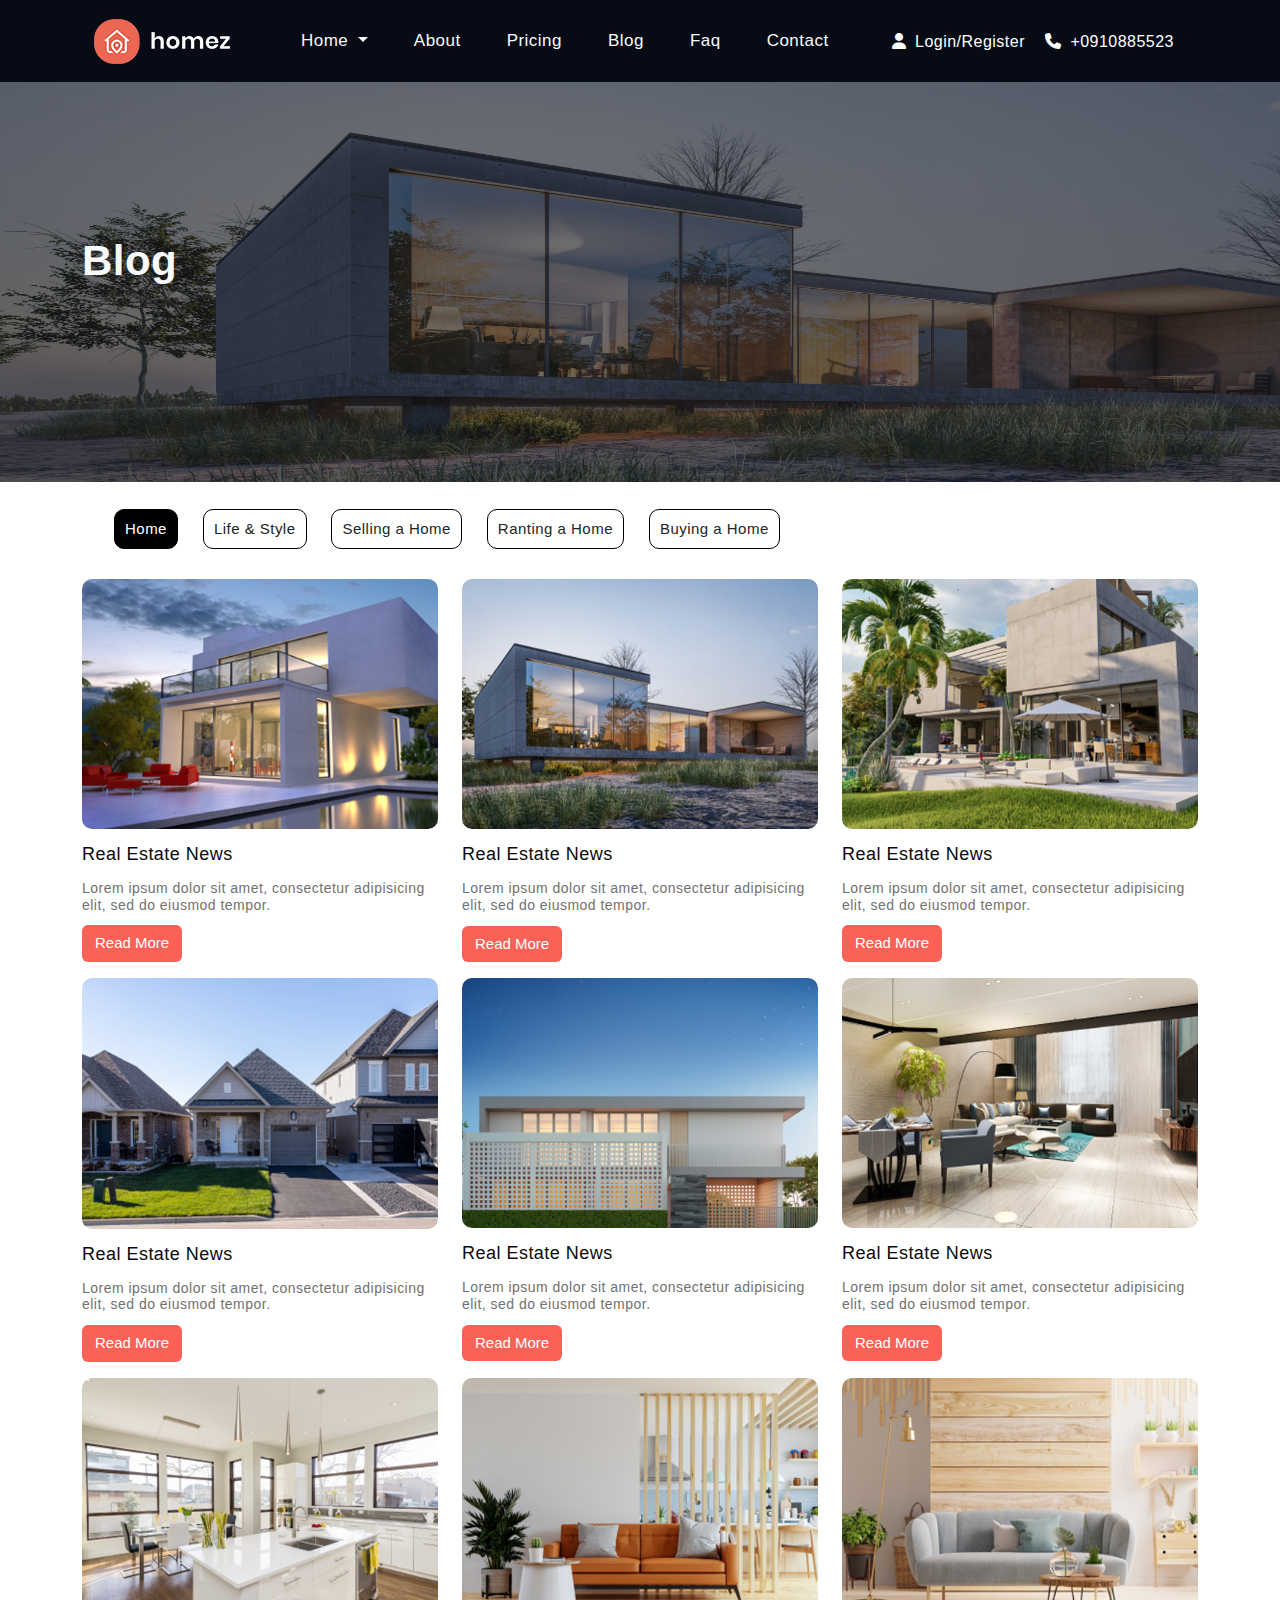
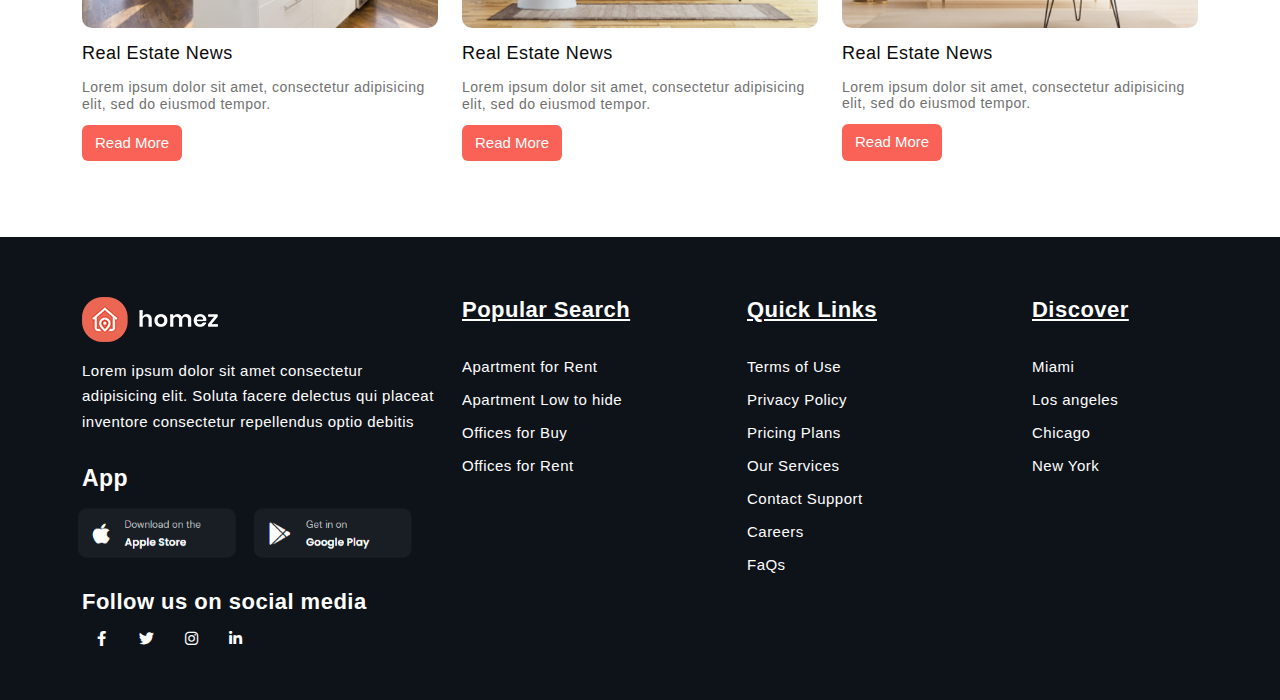
<file: blog.html>
<!DOCTYPE html>
<html lang="en">

<head>
    <meta charset="UTF-8">
    <meta http-equiv="X-Ua-Compatible" content="IE=edge">
    <meta name="viewport" content="width=device-width, initial-scale=1.0">
    <title>Real E-state</title>
    <link rel="icon" href="img/title-logo.png">
    <link rel="stylesheet" href="css/style.css">
</head>

<body>
    <header class="header rel heder-bg">
        <div class="container-fluid p-0">
            <div class="row">
                <div class="col-md-12">
                    <div class="nav-class">
                        <nav class="navbar navbar-expand-lg navbar-light">
                            <div class="container">
                                <a class="navbar-brand" href="index.html"><img src="img/Logo.png" alt="Logo"></a>
                                <button class="navbar-toggler" type="button" data-bs-toggle="collapse"
                                    data-bs-target="#navbarNav" aria-controls="navbarNav" aria-expanded="false"
                                    aria-label="Toggle navigation">
                                    <span class="navbar-toggler-icon"><i class="fa-solid fa-bars text-light"></i></span>
                                </button>
                                <div class="collapse navbar-collapse" id="navbarNav">
                                    <ul class="navbar-nav">
                                        <!-- <li class="nav-item">
                                            <a class="nav-link active text-light" aria-current="page"
                                                href="index.html">Home</a>
                                        </li> -->
                                        <li class="nav-item dropdown">
                                            <a class="nav-link dropdown-toggle active text-light" href="index02.html"
                                                id="navbarDropdown" role="button" data-bs-toggle="dropdown"
                                                aria-expanded="false">
                                                Home
                                            </a>
                                            <ul class="dropdown-menu" aria-labelledby="navbarDropdown">
                                                <li><a class="dropdown-item" href="index.html">Home 01</a></li>
                                                <li><a class="dropdown-item" href="index02.html">Home 02</a></li>
                                            </ul>
                                        </li>
                                        <li class="nav-item">
                                            <a class="nav-link text-light" href="about.html">About</a>
                                        </li>
                                        <li class="nav-item">
                                            <a class="nav-link text-light" href="#">Pricing</a>
                                        </li>
                                        <li class="nav-item">
                                            <a class="nav-link text-light" href="blog.html">Blog</a>
                                        </li>
                                        <li class="nav-item">
                                            <a class="nav-link text-light" href="#">Faq</a>
                                        </li>
                                        <li class="nav-item">
                                            <a class="nav-link text-light" href="contact.html">Contact</a>
                                        </li>
                                    </ul>
                                    <div class="real-estate-login-box">
                                        <a href="#">
                                            <div class="nav-login mx-2">
                                                <i class="fa-solid fa-user"></i> <span
                                                    class="mx-1">Login/Register</span>
                                            </div>
                                        </a>
                                        <a href="tel:+0000000000">
                                            <div class="nav-call mx-2">
                                                <i class="fa-solid fa-phone"></i> <span class="mx-1">+0910885523</span>
                                            </div>
                                        </a>
                                    </div>
                                </div>
                            </div>
                        </nav>
                    </div>
                </div>
            </div>
        </div>
    </header>
    <section class="inner-page-banner rel">
        <div class="inner-imgae">
            <img src="img/blog-banner-img.png" alt="img" class="w-100 h-100">
        </div>
        <div class="inner-box">
            <div class="container">
                <div class="row">
                    <div class="col-md-12">
                        <div class="inner-page-text">
                            <h2 class="f-blod text-light">Blog</h2>
                        </div>
                    </div>
                </div>
            </div>
        </div>
    </section>
    <section class="blog-slider-01">
        <div class="container">
            <div class="row">
                <div class="col-md-12 pb-5">
                    <ul class="blog-tab">
                        <li><a href="#" class="tab">Home</a></li>
                        <li><a href="#">Life & Style</a></li>
                        <li><a href="#">Selling a Home</a></li>
                        <li><a href="#">Ranting a Home</a></li>
                        <li><a href="#">Buying a Home</a></li>
                    </ul>
                </div>
            </div>
            <div class="row">
                <div class="col-md-4 ">
                    <div class="blog-box">
                        <div class="blog-img">
                            <img src="img/blog-img-01.png" alt="img" class="round">
                        </div>
                        <div class="blog-text px-12">
                            <h3>Real Estate News</h3>
                            <p>Lorem ipsum dolor sit amet, consectetur adipisicing elit, sed do eiusmod tempor.</p>
                            <button class="btn f-blod">Read More</button>
                        </div>
                    </div>
                </div>
                <div class="col-md-4 ">
                    <div class="blog-box ">
                        <div class="blog-img">
                            <img src="img/blog-img-02.png" alt="img" class="round">
                        </div>
                        <div class="blog-text px-12">
                            <h3>Real Estate News</h3>
                            <p>Lorem ipsum dolor sit amet, consectetur adipisicing elit, sed do eiusmod tempor.</p>
                            <button class="btn f-blod">Read More</button>
                        </div>
                    </div>
                </div>
                <div class="col-md-4 ">
                    <div class="blog-box">
                        <div class="blog-img">
                            <img src="img/blog-img-03.png" alt="img" class="round">
                        </div>
                        <div class="blog-text px-12">
                            <h3>Real Estate News</h3>
                            <p>Lorem ipsum dolor sit amet, consectetur adipisicing elit, sed do eiusmod tempor.</p>
                            <button class="btn f-blod">Read More</button>
                        </div>
                    </div>
                </div>
                <div class="col-md-4 ">
                    <div class="blog-box">
                        <div class="blog-img">
                            <img src="img/blog-img-04.png" alt="img" class="round">
                        </div>
                        <div class="blog-text px-12">
                            <h3>Real Estate News</h3>
                            <p>Lorem ipsum dolor sit amet, consectetur adipisicing elit, sed do eiusmod tempor.</p>
                            <button class="btn f-blod">Read More</button>
                        </div>
                    </div>
                </div>
                <div class="col-md-4 ">
                    <div class="blog-box">
                        <div class="blog-img">
                            <img src="img/blog-img-05.png" alt="img" class="round">
                        </div>
                        <div class="blog-text px-12">
                            <h3>Real Estate News</h3>
                            <p>Lorem ipsum dolor sit amet, consectetur adipisicing elit, sed do eiusmod tempor.</p>
                            <button class="btn f-blod">Read More</button>
                        </div>
                    </div>
                </div>
                <div class="col-md-4 ">
                    <div class="blog-box">
                        <div class="blog-img">
                            <img src="img/blog-img-06.png" alt="img" class="round">
                        </div>
                        <div class="blog-text px-12">
                            <h3>Real Estate News</h3>
                            <p>Lorem ipsum dolor sit amet, consectetur adipisicing elit, sed do eiusmod tempor.</p>
                            <button class="btn f-blod">Read More</button>
                        </div>
                    </div>
                </div>
                <div class="col-md-4 ">
                    <div class="blog-box">
                        <div class="blog-img">
                            <img src="img/blog-img-07.png" alt="img" class="round">
                        </div>
                        <div class="blog-text px-12">
                            <h3>Real Estate News</h3>
                            <p>Lorem ipsum dolor sit amet, consectetur adipisicing elit, sed do eiusmod tempor.</p>
                            <button class="btn f-blod">Read More</button>
                        </div>
                    </div>
                </div>
                <div class="col-md-4 ">
                    <div class="blog-box">
                        <div class="blog-img">
                            <img src="img/blog-img-08.png" alt="img" class="round">
                        </div>
                        <div class="blog-text px-12">
                            <h3>Real Estate News</h3>
                            <p>Lorem ipsum dolor sit amet, consectetur adipisicing elit, sed do eiusmod tempor.</p>
                            <button class="btn f-blod">Read More</button>
                        </div>
                    </div>
                </div>
                <div class="col-md-4 ">
                    <div class="blog-box">
                        <div class="blog-img">
                            <img src="img/blog-img-09.png" alt="img" class="round">
                        </div>
                        <div class="blog-text px-12">
                            <h3>Real Estate News</h3>
                            <p>Lorem ipsum dolor sit amet, consectetur adipisicing elit, sed do eiusmod tempor.</p>
                            <button class="btn f-blod">Read More</button>
                        </div>
                    </div>
                </div>
            </div>
        </div>
    </section>
    <footer class="foot-bg">
        <div class="container">
            <div class="row">
                <div class="col-md-6 col-lg-4">
                    <ul class="p-0">
                        <li>
                            <div class="foot-head00">
                                <img src="img/Logo.png" alt="img">
                            </div>
                        </li>
                        <li>
                            <div class="foot-body text-light pt-3">
                                <ul class="p-0">
                                    <li>
                                        <p>
                                            Lorem ipsum dolor sit amet consectetur
                                            adipisicing elit. Soluta facere delectus qui
                                            placeat inventore consectetur repellendus
                                            optio debitis
                                        </p>
                                    </li>
                                    <li>
                                        <div class="app">
                                            <h6>App</h6>
                                            <div class="app-img">
                                                <img src="img/foot-app-img.png" alt="img">
                                            </div>
                                        </div>
                                    </li>
                                    <li>
                                        <div class="social-media">
                                            <div class="media-text">
                                                <h2>Follow us on social media</h2>
                                                <a href="#">
                                                    <div class="soical-icon">
                                                        <i class="fa-brands fa-facebook-f"></i>
                                                    </div>
                                                </a>
                                                <a href="#">
                                                    <div class="soical-icon">
                                                        <i class="fa-brands fa-twitter"></i>
                                                    </div>
                                                </a>
                                                <a href="#">
                                                    <div class="soical-icon">
                                                        <i class="fa-brands fa-instagram"></i>
                                                    </div>
                                                </a>
                                                <a href="#">
                                                    <div class="soical-icon">
                                                        <i class="fa-brands fa-linkedin-in"></i>
                                                    </div>
                                                </a>
                                            </div>
                                        </div>
                                    </li>
                                </ul>
                            </div>
                        </li>
                    </ul>
                </div>
                <div class="col-sm-4 col-lg-4 col-xl-3">
                    <ul class="p-0">
                        <li>
                            <div class="foot-head">
                                <h2>Popular Search</h2>
                            </div>
                        </li>
                        <li>
                            <div class="foot-body pt-3">
                                <ul class="p-0">
                                    <li>
                                        <a href="#">Apartment for Rent</a>
                                    </li>
                                    <li>
                                        <a href="#">Apartment Low to hide</a>
                                    </li>
                                    <li>
                                        <a href="#">Offices for Buy</a>
                                    </li>
                                    <li>
                                        <a href="#">Offices for Rent</a>
                                    </li>
                                </ul>
                            </div>
                        </li>
                    </ul>
                </div>
                <div class="col-sm-4 col-lg-4 col-xl-3">
                    <ul class="p-0">
                        <li>
                            <div class="foot-head">
                                <h2>Quick Links</h2>
                            </div>
                        </li>
                        <li>
                            <div class="foot-body pt-3">
                                <ul class="p-0">
                                    <li>
                                        <a href="#">Terms of Use</a>
                                    </li>
                                    <li>
                                        <a href="#">Privacy Policy</a>
                                    </li>
                                    <li>
                                        <a href="#">Pricing Plans</a>
                                    </li>
                                    <li>
                                        <a href="#">Our Services</a>
                                    </li>
                                    <li>
                                        <a href="#">Contact Support</a>
                                    </li>
                                    <li>
                                        <a href="#">Careers</a>
                                    </li>
                                    <li>
                                        <a href="#">FaQs</a>
                                    </li>
                                </ul>
                            </div>
                        </li>
                    </ul>
                </div>
                <div class="col-sm-4 col-lg-4 col-xl-2">
                    <ul class="p-0">
                        <li>
                            <div class="foot-head">
                                <h2>Discover</h2>
                            </div>
                        </li>
                        <li>
                            <div class="foot-body pt-3">
                                <ul class="p-0">
                                    <li>
                                        <a href="#">Miami</a>
                                    </li>
                                    <li>
                                        <a href="#">Los angeles</a>
                                    </li>
                                    <li>
                                        <a href="#">Chicago</a>
                                    </li>
                                    <li>
                                        <a href="#">New York</a>
                                    </li>
                                </ul>
                            </div>
                        </li>
                    </ul>
                </div>
            </div>
        </div>
    </footer>
    <script src="js/bootstrap.bundle.min.js"></script>
</body>

</html>
</file>
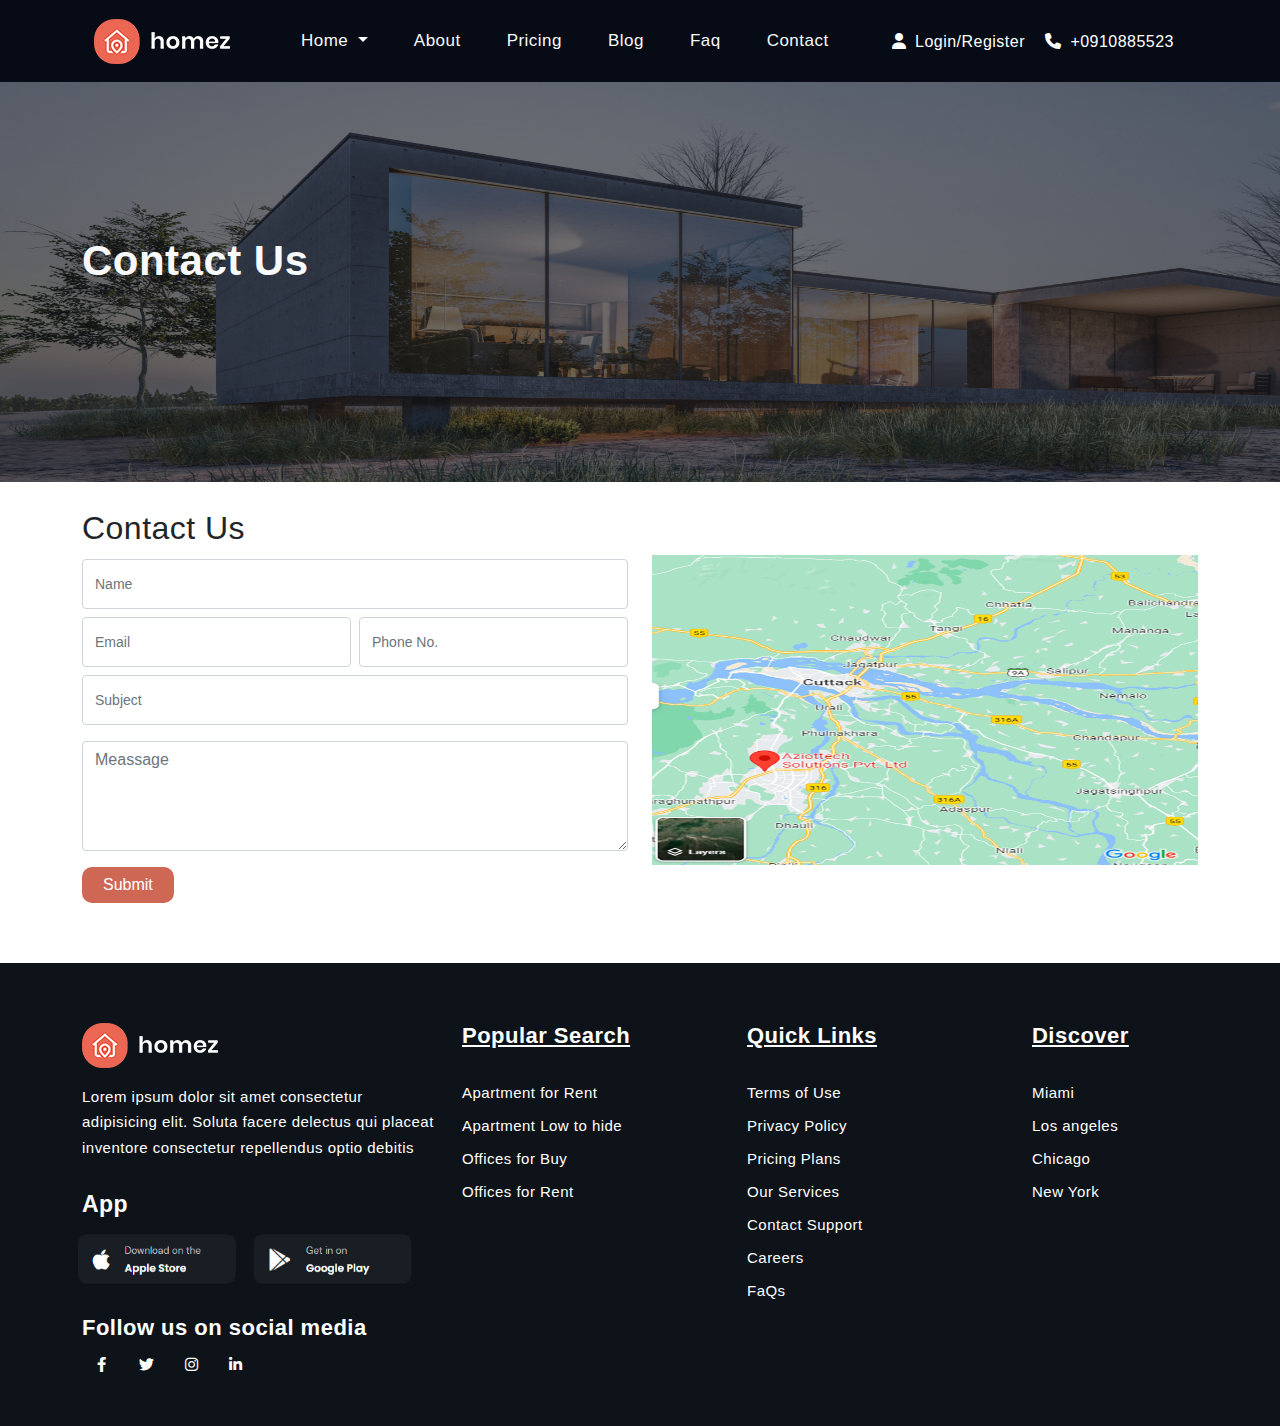
<file: contact.html>
<!DOCTYPE html>
<html lang="en">

<head>
    <meta charset="UTF-8">
    <meta http-equiv="X-Ua-Compatible" content="IE=edge">
    <meta name="viewport" content="width=device-width, initial-scale=1.0">
    <title>Real E-state</title>
    <link rel="icon" href="img/title-logo.png">
    <link rel="stylesheet" href="css/style.css">
</head>

<body>
    <header class="header rel heder-bg">
        <div class="container-fluid p-0">
            <div class="row">
                <div class="col-md-12">
                    <div class="nav-class">
                        <nav class="navbar navbar-expand-lg navbar-light">
                            <div class="container">
                                <a class="navbar-brand" href="index.html"><img src="img/Logo.png" alt="Logo"></a>
                                <button class="navbar-toggler" type="button" data-bs-toggle="collapse"
                                    data-bs-target="#navbarNav" aria-controls="navbarNav" aria-expanded="false"
                                    aria-label="Toggle navigation">
                                    <span class="navbar-toggler-icon"><i class="fa-solid fa-bars text-light"></i></span>
                                </button>
                                <div class="collapse navbar-collapse" id="navbarNav">
                                    <ul class="navbar-nav">
                                        <!-- <li class="nav-item">
                                            <a class="nav-link active text-light" aria-current="page"
                                                href="index.html">Home</a>
                                        </li> -->
                                        <li class="nav-item dropdown">
                                            <a class="nav-link dropdown-toggle active text-light" href="index02.html"
                                                id="navbarDropdown" role="button" data-bs-toggle="dropdown"
                                                aria-expanded="false">
                                                Home
                                            </a>
                                            <ul class="dropdown-menu" aria-labelledby="navbarDropdown">
                                                <li><a class="dropdown-item" href="index.html">Home 01</a></li>
                                                <li><a class="dropdown-item" href="index02.html">Home 02</a></li>
                                            </ul>
                                        </li>
                                        <li class="nav-item">
                                            <a class="nav-link text-light" href="about.html">About</a>
                                        </li>
                                        <li class="nav-item">
                                            <a class="nav-link text-light" href="#">Pricing</a>
                                        </li>
                                        <li class="nav-item">
                                            <a class="nav-link text-light" href="blog.html">Blog</a>
                                        </li>
                                        <li class="nav-item">
                                            <a class="nav-link text-light" href="#">Faq</a>
                                        </li>
                                        <li class="nav-item">
                                            <a class="nav-link text-light" href="#">Contact</a>
                                        </li>
                                    </ul>
                                    <div class="real-estate-login-box">
                                        <a href="#">
                                            <div class="nav-login mx-2">
                                                <i class="fa-solid fa-user"></i> <span
                                                    class="mx-1">Login/Register</span>
                                            </div>
                                        </a>
                                        <a href="tel:+0000000000">
                                            <div class="nav-call mx-2">
                                                <i class="fa-solid fa-phone"></i> <span class="mx-1">+0910885523</span>
                                            </div>
                                        </a>
                                    </div>
                                </div>
                            </div>
                        </nav>
                    </div>
                </div>
            </div>
        </div>
    </header>
    <section class="inner-page-banner rel">
        <div class="inner-imgae">
            <img src="img/blog-banner-img.png" alt="img" class="w-100 h-100">
        </div>
        <div class="inner-box">
            <div class="container">
                <div class="row">
                    <div class="col-md-12">
                        <div class="inner-page-text">
                            <h2 class="f-blod text-light">Contact Us</h2>
                        </div>
                    </div>
                </div>
            </div>
        </div>
    </section>
    <section class="contact-slider-01">
        <div class="container">
            <div class="row">
                <div class="col-md-12">
                    <div class="contact-head">
                        <h2>Contact Us</h2>
                    </div>
                </div>
            </div>
            <div class="row">
                <div class="col-md-6">
                    <div class="contact-form">
                        <form>
                            <input type="text" class="form-control my-1" placeholder="Name">
                            <div class="one-row">
                              <input type="email" placeholder="Email" class="form-control my-1">
                              <input type="number" placeholder="Phone No." class="form-control my-1" required>
                            </div>
                            <input type="text" class="form-control my-1" placeholder="Subject">
                            <textarea class="form-control my-3" rows="4" placeholder="Meassage"></textarea>
                        </form>
                        <button class="btn">Submit</button>
                    </div>
                </div>
                <div class="col-md-6">
                    <div class="location">
                        <img src="img/location.png" alt="img" class="w-100 h-100">
                    </div>
                </div>
            </div>
        </div>
    </section>
    <footer class="foot-bg">
        <div class="container">
            <div class="row">
                <div class="col-md-6 col-lg-4">
                    <ul class="p-0">
                        <li>
                            <div class="foot-head00">
                                <img src="img/Logo.png" alt="img">
                            </div>
                        </li>
                        <li>
                            <div class="foot-body text-light pt-3">
                                <ul class="p-0">
                                    <li>
                                        <p>
                                            Lorem ipsum dolor sit amet consectetur
                                            adipisicing elit. Soluta facere delectus qui
                                            placeat inventore consectetur repellendus
                                            optio debitis
                                        </p>
                                    </li>
                                    <li>
                                        <div class="app">
                                            <h6>App</h6>
                                            <div class="app-img">
                                                <img src="img/foot-app-img.png" alt="img">
                                            </div>
                                        </div>
                                    </li>
                                    <li>
                                        <div class="social-media">
                                            <div class="media-text">
                                                <h2>Follow us on social media</h2>
                                                <a href="#">
                                                    <div class="soical-icon">
                                                        <i class="fa-brands fa-facebook-f"></i>
                                                    </div>
                                                </a>
                                                <a href="#">
                                                    <div class="soical-icon">
                                                        <i class="fa-brands fa-twitter"></i>
                                                    </div>
                                                </a>
                                                <a href="#">
                                                    <div class="soical-icon">
                                                        <i class="fa-brands fa-instagram"></i>
                                                    </div>
                                                </a>
                                                <a href="#">
                                                    <div class="soical-icon">
                                                        <i class="fa-brands fa-linkedin-in"></i>
                                                    </div>
                                                </a>
                                            </div>
                                        </div>
                                    </li>
                                </ul>
                            </div>
                        </li>
                    </ul>
                </div>
                <div class="col-sm-4 col-lg-4 col-xl-3">
                    <ul class="p-0">
                        <li>
                            <div class="foot-head">
                                <h2>Popular Search</h2>
                            </div>
                        </li>
                        <li>
                            <div class="foot-body pt-3">
                                <ul class="p-0">
                                    <li>
                                        <a href="#">Apartment for Rent</a>
                                    </li>
                                    <li>
                                        <a href="#">Apartment Low to hide</a>
                                    </li>
                                    <li>
                                        <a href="#">Offices for Buy</a>
                                    </li>
                                    <li>
                                        <a href="#">Offices for Rent</a>
                                    </li>
                                </ul>
                            </div>
                        </li>
                    </ul>
                </div>
                <div class="col-sm-4 col-lg-4 col-xl-3">
                    <ul class="p-0">
                        <li>
                            <div class="foot-head">
                                <h2>Quick Links</h2>
                            </div>
                        </li>
                        <li>
                            <div class="foot-body pt-3">
                                <ul class="p-0">
                                    <li>
                                        <a href="#">Terms of Use</a>
                                    </li>
                                    <li>
                                        <a href="#">Privacy Policy</a>
                                    </li>
                                    <li>
                                        <a href="#">Pricing Plans</a>
                                    </li>
                                    <li>
                                        <a href="#">Our Services</a>
                                    </li>
                                    <li>
                                        <a href="#">Contact Support</a>
                                    </li>
                                    <li>
                                        <a href="#">Careers</a>
                                    </li>
                                    <li>
                                        <a href="#">FaQs</a>
                                    </li>
                                </ul>
                            </div>
                        </li>
                    </ul>
                </div>
                <div class="col-sm-4 col-lg-4 col-xl-2">
                    <ul class="p-0">
                        <li>
                            <div class="foot-head">
                                <h2>Discover</h2>
                            </div>
                        </li>
                        <li>
                            <div class="foot-body pt-3">
                                <ul class="p-0">
                                    <li>
                                        <a href="#">Miami</a>
                                    </li>
                                    <li>
                                        <a href="#">Los angeles</a>
                                    </li>
                                    <li>
                                        <a href="#">Chicago</a>
                                    </li>
                                    <li>
                                        <a href="#">New York</a>
                                    </li>
                                </ul>
                            </div>
                        </li>
                    </ul>
                </div>
            </div>
        </div>
    </footer>
    <script src="js/bootstrap.bundle.min.js"></script>
</body>

</html>
</file>
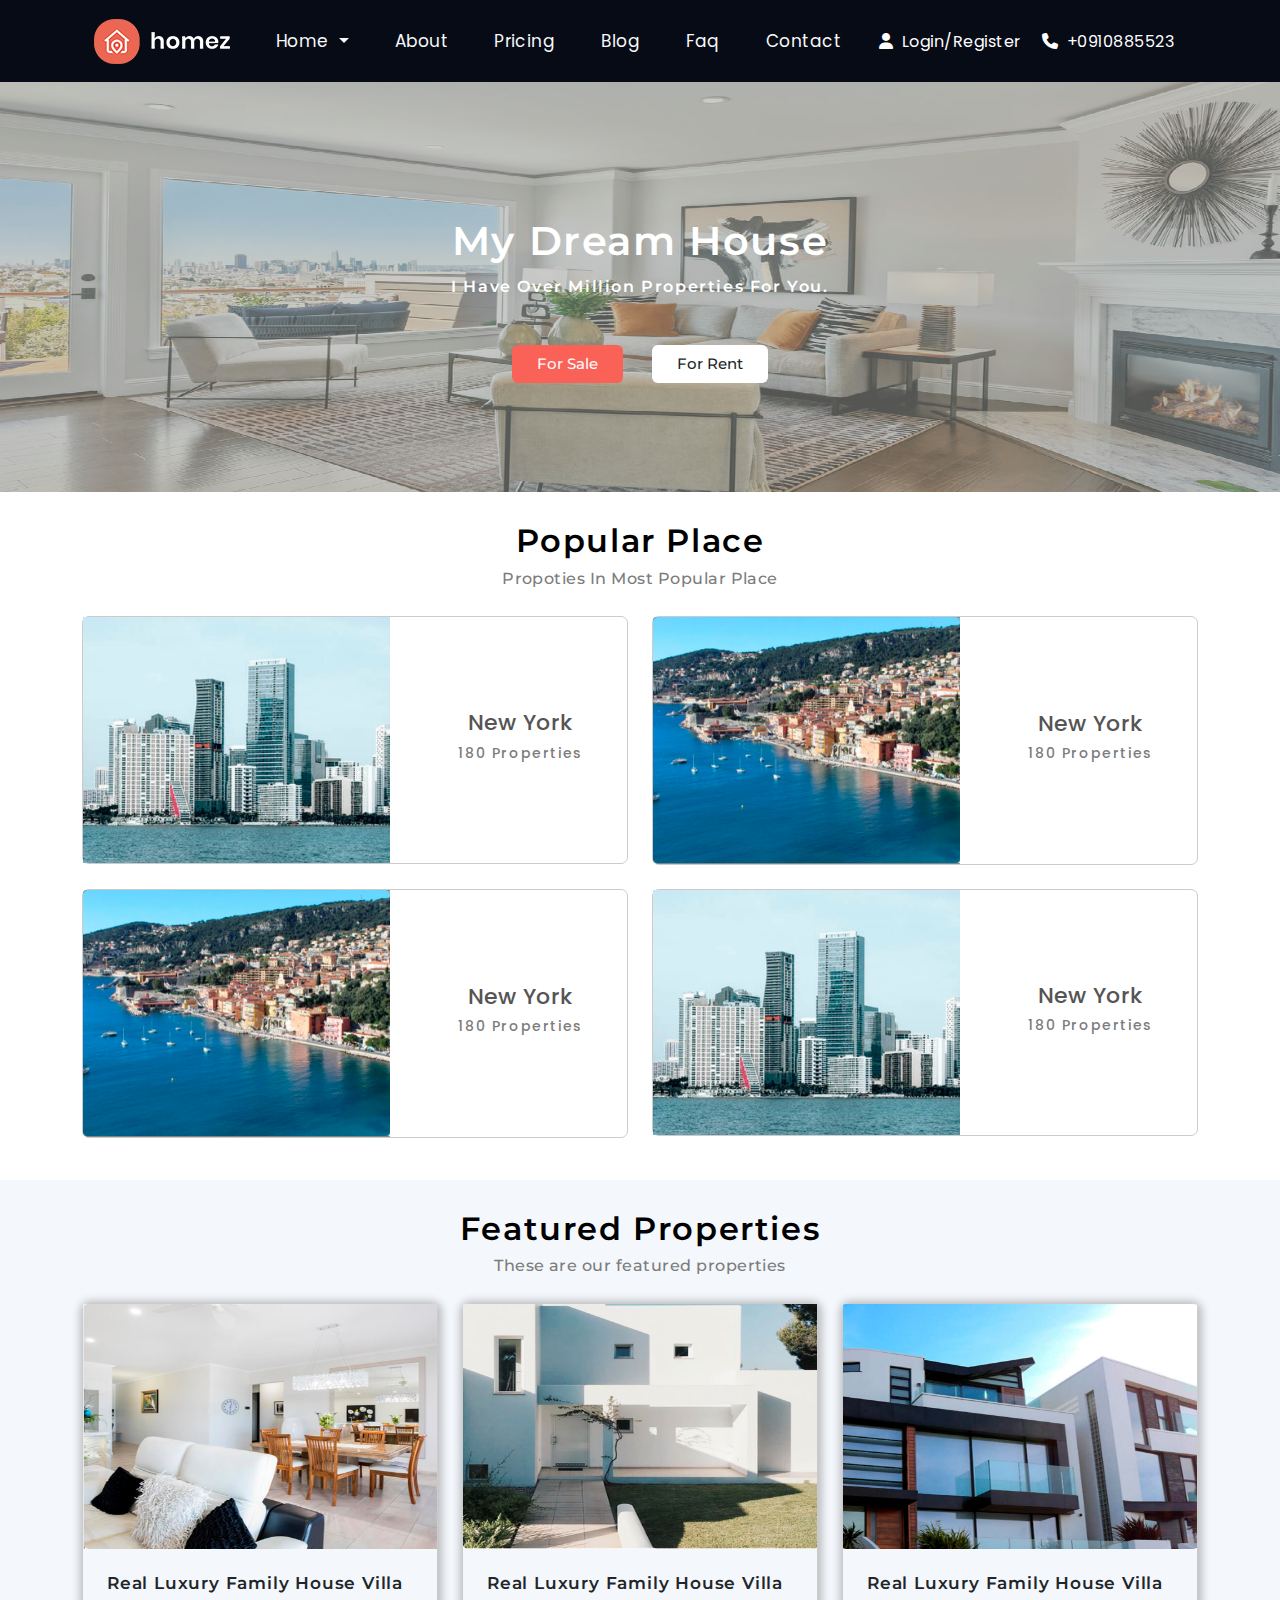
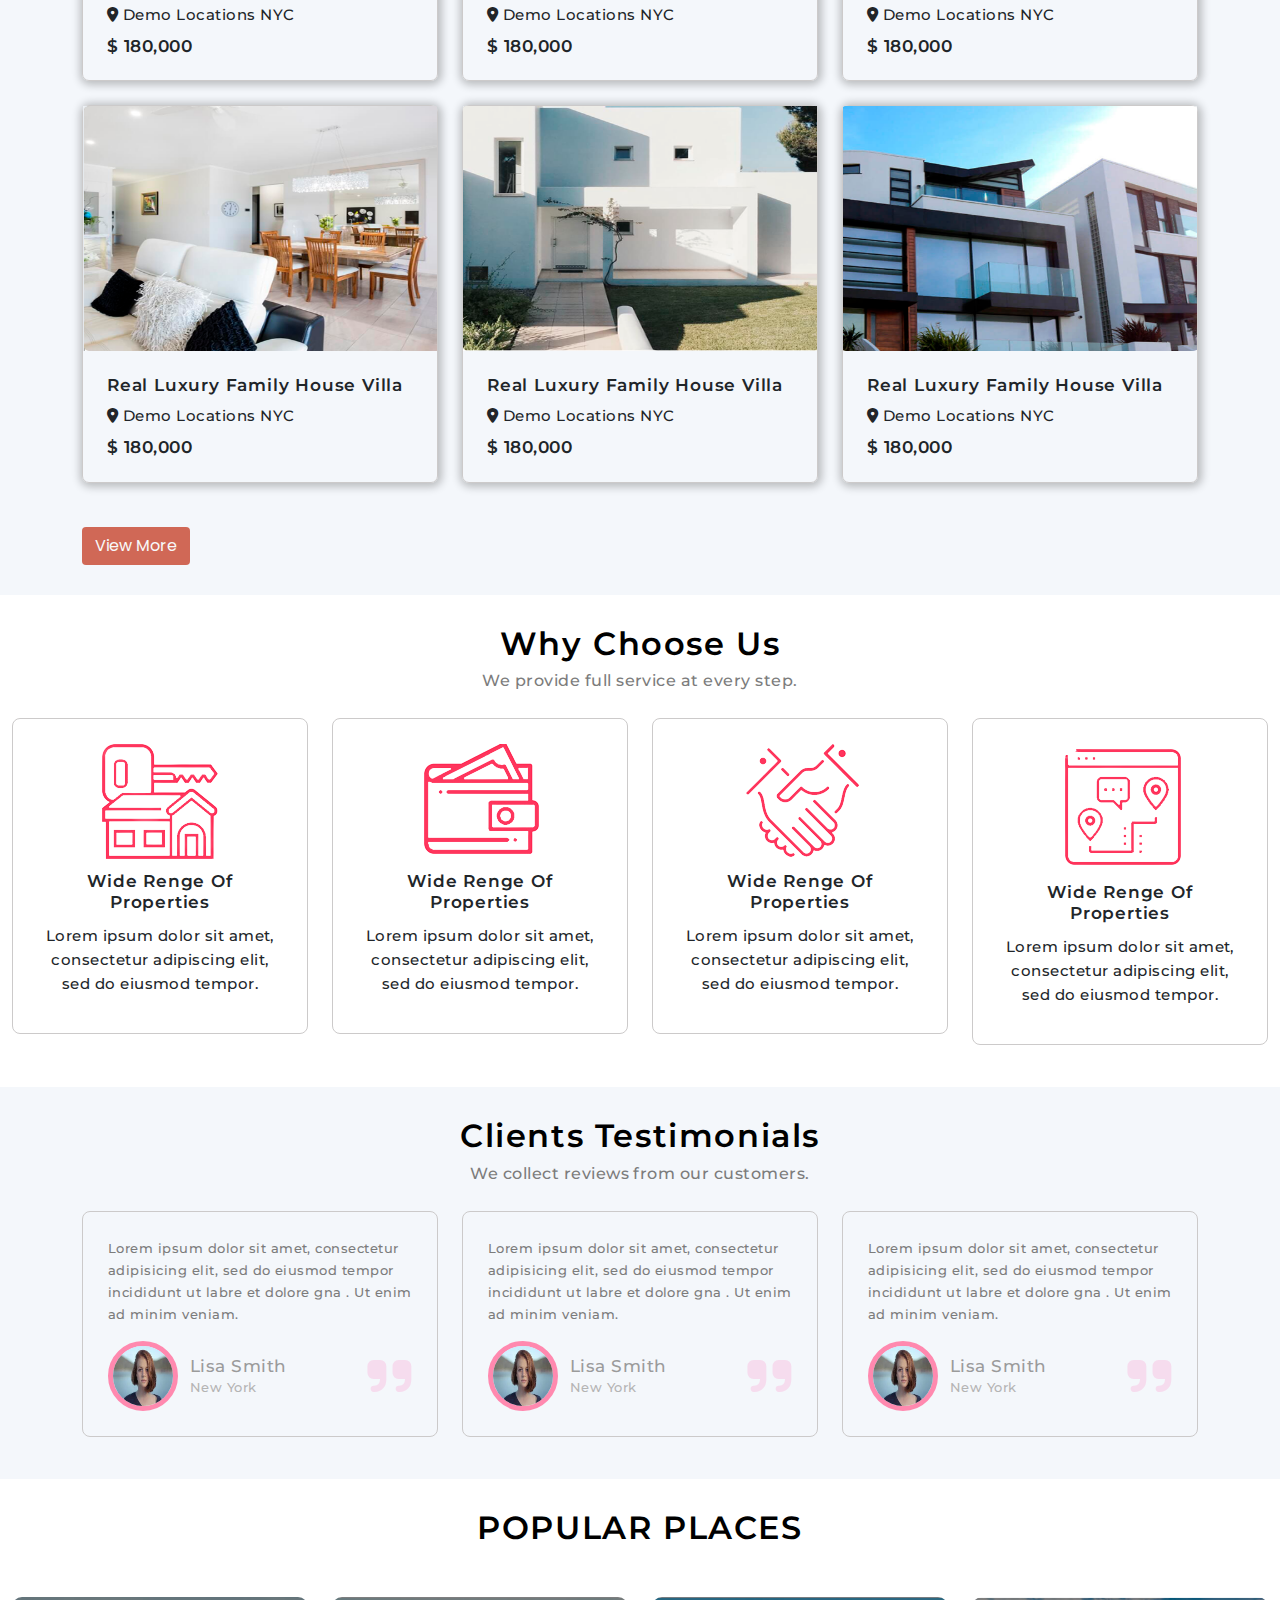
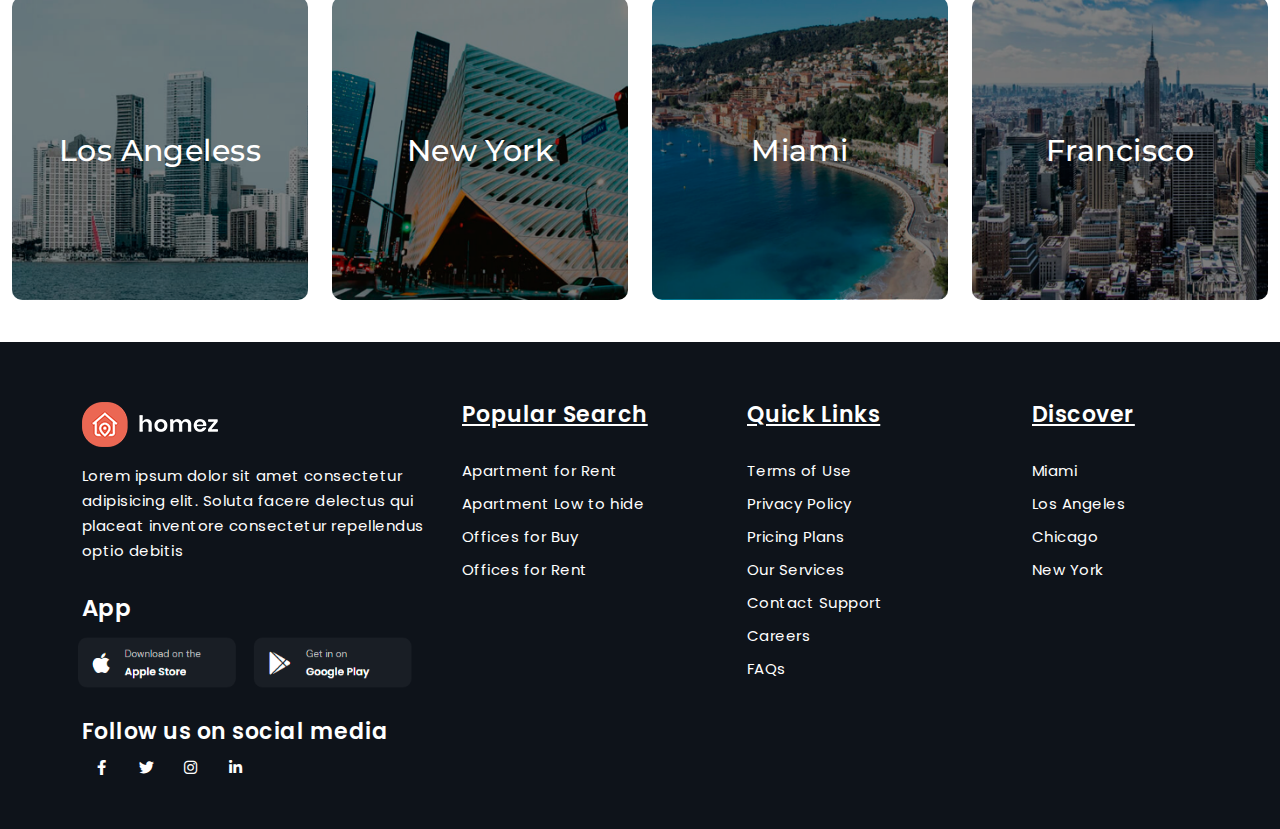
<file: index02.html>
<!DOCTYPE html>
<html lang="en">

<head>
    <meta charset="UTF-8">
    <meta http-equiv="X-UA-Compatible" content="IE=edge">
    <meta name="viewport" content="width=device-width, initial-scale=1.0">
    <title>Real E-state</title>
    <link rel="icon" href="img/title-logo.png">
    <link rel="preconnect" href="https://fonts.googleapis.com">
    <link rel="preconnect" href="https://fonts.gstatic.com" crossorigin>
    <link
        href="https://fonts.googleapis.com/css2?family=Cormorant+Garamond:ital,wght@0,300;0,400;0,600;0,700;1,300;1,400;1,500;1,600&family=EB+Garamond:ital,wght@0,500;0,600;0,700;0,800;1,600;1,700;1,800&family=Montserrat:ital,wght@0,100;0,200;0,300;0,400;0,500;0,600;0,700;0,800;0,900;1,100;1,200;1,300;1,400;1,500;1,600;1,700;1,800;1,900&family=Playfair+Display:ital,wght@0,400;0,500;0,600;0,700;0,800;0,900;1,400;1,500;1,600;1,700;1,800;1,900&family=Poppins:ital,wght@0,100;0,200;0,300;0,400;0,500;1,100;1,200;1,300;1,400&display=swap"
        rel="stylesheet">
    <link rel="stylesheet" href="css/style.css">
</head>

<body>
    <header class="header heder-bg rel">
        <div class="container-fluid p-0">
            <div class="row">
                <div class="col-md-12">
                    <div class="nav-class">
                        <nav class="navbar navbar-expand-lg navbar-light">
                            <div class="container">
                                <a class="navbar-brand" href="index02.html"><img src="img/Logo.png" alt="Logo" /></a>
                                <button class="navbar-toggler" type="button" data-bs-toggle="collapse"
                                    data-bs-target="#navbarNav" aria-controls="navbarNav" aria-expanded="false"
                                    aria-label="Toggle navigation">
                                    <span class="navbar-toggler-icon"><i class="fa-solid fa-bars text-light"></i></span>
                                </button>
                                <div class="collapse navbar-collapse" id="navbarNav">
                                    <ul class="navbar-nav">
                                        <!-- <li class="nav-item">
                                            <a class="nav-link active text-light" aria-current="page"
                                                href="index.html">Home</a>
                                        </li> -->
                                        <li class="nav-item dropdown">
                                            <a class="nav-link dropdown-toggle active text-light" href="index02.html"
                                                id="navbarDropdown" role="button" data-bs-toggle="dropdown"
                                                aria-expanded="false">
                                                Home
                                            </a>
                                            <ul class="dropdown-menu" aria-labelledby="navbarDropdown">
                                                <li><a class="dropdown-item" href="index.html">Home 01</a></li>
                                                <li><a class="dropdown-item" href="index02.html">Home 02</a></li>
                                            </ul>
                                        </li>
                                        <li class="nav-item">
                                            <a class="nav-link text-light" href="about.html">About</a>
                                        </li>
                                        <li class="nav-item">
                                            <a class="nav-link text-light" href="#">Pricing</a>
                                        </li>
                                        <li class="nav-item">
                                            <a class="nav-link text-light" href="blog.html">Blog</a>
                                        </li>
                                        <li class="nav-item">
                                            <a class="nav-link text-light" href="#">Faq</a>
                                        </li>
                                        <li class="nav-item">
                                            <a class="nav-link text-light" href="contact.html">Contact</a>
                                        </li>
                                    </ul>
                                    <div class="real-estate-login-box">
                                        <a href="#">
                                            <div class="nav-login mx-2">
                                                <i class="fa-solid fa-user"></i> <span
                                                    class="mx-1">Login/Register</span>
                                            </div>
                                        </a>
                                        <a href="tel:+0000000000">
                                            <div class="nav-call mx-2">
                                                <i class="fa-solid fa-phone"></i> <span class="mx-1">+0910885523</span>
                                            </div>
                                        </a>
                                    </div>
                                </div>
                            </div>
                        </nav>
                    </div>
                </div>
            </div>
        </div>
    </header>
    <section class="index-02-slider-01">
        <div class="index-02-slider-bg">
            <img src="img/index-02-slider-01-bg.png" alt="img" class="w-100 h-100">
        </div>
        <div class="index-02-slider01-box">
            <div class="container">
                <div class="row">
                    <div class="col-md-12">
                        <div class="index-02-dream-house rel">
                            <h2 class="px-12">My Dream House</h2>
                            <h6 class="mb-48">I Have Over Million Properties For You.</h6>
                            <div class="dream-house-btn">
                                <button class="btn f-blod red-bg text-light py-12">For Sale</button>
                                <button class="btn f-blod bg-white text-dark py-12">For Rent</button>
                            </div>
                        </div>
                    </div>
                </div>
            </div>
        </div>
    </section>
    <section class="index-02-slider-02">
        <div class="container">
            <div class="row">
                <div class="col-md-12">
                    <div class="index-02-popular-place text-center">
                        <h2 class="f-blod">Popular Place</h2>
                        <p>Propoties In Most Popular Place</p>
                    </div>
                </div>
            </div>
            <div class="row">
                <div class="col-md-6 px-12">
                    <div class="index-02-popular-boder">
                        <div class="row">
                            <div class="col-sm-7 ">
                                <div class="new-york-box">
                                    <img src="img/index-02-popular-place-01.png" alt="img">
                                </div>
                            </div>
                            <div class="col-sm-5 ">
                                <div class="new-york-text">
                                    <h5>New York</h5>
                                    <h6>180 Properties</h6>
                                </div>
                            </div>
                        </div>
                    </div>
                </div>
                <div class="col-md-6 px-12">
                    <div class="index-02-popular-boder">
                        <div class="row">
                            <div class="col-sm-7">
                                <div class="new-york-box">
                                    <img src="img/index-02-popular-place-02.png" alt="img">
                                </div>
                            </div>
                            <div class="col-sm-5">
                                <div class="new-york-text">
                                    <h5>New York</h5>
                                    <h6>180 Properties</h6>
                                </div>
                            </div>
                        </div>
                    </div>
                </div>
                <div class="col-md-6 px-12">
                    <div class="index-02-popular-boder">
                        <div class="row">
                            <div class="col-sm-7">
                                <div class="new-york-box">
                                    <img src="img/index-02-popular-place-02.png" alt="img">
                                </div>
                            </div>
                            <div class="col-sm-5 ">
                                <div class="new-york-text">
                                    <h5>New York</h5>
                                    <h6>180 Properties</h6>
                                </div>
                            </div>
                        </div>
                    </div>
                </div>
                <div class="col-md-6 px-12">
                    <div class="index-02-popular-boder">
                        <div class="row">
                            <div class="col-sm-7">
                                <div class="new-york-box">
                                    <img src="img/index-02-popular-place-01.png" alt="img">
                                </div>
                            </div>
                            <div class="col-sm-5 ">
                                <div class="new-york-text">
                                    <h5>New York</h5>
                                    <h6>180 Properties</h6>
                                </div>
                            </div>
                        </div>
                    </div>
                </div>
            </div>
        </div>
    </section>
    <section class="index-02-slider-03">
        <div class="container">
            <div class="row">
                <div class="col-md-12">
                    <div class="index-02-feture-propoties text-center">
                        <h2 class="f-blod">Featured Properties</h2>
                        <p>These are our featured properties</p>
                    </div>
                </div>
            </div>
            <div class="row">
                <div class="col-md-6 col-lg-4">
                    <div class="featured-main-box px-12">
                        <div class="index-02-featurd-img">
                            <img src="img/index-02-feture-propoties.png" alt="img" class="h-100">
                        </div>
                        <div class="index-02-featured-text-box m-24">
                            <h4 class="f-blod px-12">Real Luxury Family House Villa</h4>
                            <p class="px-12"><i class="fa-solid fa-location-dot"></i> Demo Locations 
                                NYC</p>
                            <h6 class="px-12">$ 180,000</h6>
                        </div>
                    </div>
                </div>
                <div class="col-md-6 col-lg-4">
                    <div class="featured-main-box px-12">
                        <div class="index-02-featurd-img">
                            <img src="img/index-02-feture-propoties02.png" alt="img" class="h-100">
                        </div>
                        <div class="index-02-featured-text-box m-24">
                            <h4 class="f-blod px-12">Real Luxury Family House Villa</h4>
                            <p class="px-12"><i class="fa-solid fa-location-dot"></i> Demo Locations 
                                NYC</p>
                            <h6 class="px-12">$ 180,000</h6>
                        </div>
                    </div>
                </div>
                <div class="col-md-6 col-lg-4">
                    <div class="featured-main-box px-12">
                        <div class="index-02-featurd-img">
                            <img src="img/index-02-feture-propoties03.png" alt="img" class="h-100">
                        </div>
                        <div class="index-02-featured-text-box m-24">
                            <h4 class="f-blod px-12">Real Luxury Family House Villa</h4>
                            <p class="px-12"><i class="fa-solid fa-location-dot"></i> Demo Locations 
                                NYC</p>
                            <h6 class="px-12">$ 180,000</h6>
                        </div>
                    </div>
                </div>
                <div class="col-md-6 col-lg-4">
                    <div class="featured-main-box px-12">
                        <div class="index-02-featurd-img">
                            <img src="img/index-02-feture-propoties.png" alt="img" class="h-100">
                        </div>
                        <div class="index-02-featured-text-box m-24">
                            <h4 class="f-blod px-12">Real Luxury Family House Villa</h4>
                            <p class="px-12"><i class="fa-solid fa-location-dot"></i> Demo Locations 
                                NYC</p>
                            <h6 class="px-12">$ 180,000</h6>
                        </div>
                    </div>
                </div>
                <div class="col-md-6 col-lg-4">
                    <div class="featured-main-box px-12">
                        <div class="index-02-featurd-img">
                            <img src="img/index-02-feture-propoties02.png" alt="img" class="h-100">
                        </div>
                        <div class="index-02-featured-text-box m-24">
                            <h4 class="f-blod px-12">Real Luxury Family House Villa</h4>
                            <p class="px-12"><i class="fa-solid fa-location-dot"></i> Demo Locations 
                                NYC</p>
                            <h6 class="px-12">$ 180,000</h6>
                        </div>
                    </div>
                </div>
                <div class="col-md-6 col-lg-4">
                    <div class="featured-main-box px-12">
                        <div class="index-02-featurd-img">
                            <img src="img/index-02-feture-propoties03.png" alt="img" class="h-100">
                        </div>
                        <div class="index-02-featured-text-box m-24">
                            <h4 class="f-blod px-12">Real Luxury Family House Villa</h4>
                            <p class="px-12"><i class="fa-solid fa-location-dot"></i> Demo Locations 
                                NYC</p>
                            <h6 class="px-12">$ 180,000</h6>
                        </div>
                    </div>
                </div>
            </div>
            <div class="row">
                <div class="col-md-12">
                    <div class="feature-btn-index-02 mt-32">
                        <button class="btn red-bg text-light">View More</button>
                    </div>
                </div>
            </div>
        </div>
    </section>
    <section class="index-02-slider-04">
        <div class="container">
            <div class="row">
                <div class="col-md-12">
                    <div class="index-02-chooes-us text-center">
                        <h2 class="f-blod">Why Choose Us</h2>
                        <p>We provide full service at every step.</p>
                    </div>
                </div>
            </div>
        </div>
        <div class="container-fluid">
            <div class="row">
                <div class="col-md-6 col-lg-3">
                    <div class="range-wide-main-box text-center px-12">
                        <div class="wide-img-box d-inline-block">
                            <img src="img/why-choose-us-01.png" alt="img">
                        </div>
                        <div class="wide-text-box">
                            <h5 class="f-blod px-12">Wide Renge Of Properties</h5>
                            <p class="px-12">Lorem ipsum dolor sit amet,
                                consectetur adipiscing elit, sed
                                do eiusmod tempor.</p>
                        </div>
                    </div>
                </div>
                <div class="col-md-6 col-lg-3">
                    <div class="range-wide-main-box text-center px-12">
                        <div class="wide-img-box d-inline-block">
                            <img src="img/why-choose-us-02.png" alt="img">
                        </div>
                        <div class="wide-text-box">
                            <h5 class="f-blod px-12">Wide Renge Of Properties</h5>
                            <p class="px-12">Lorem ipsum dolor sit amet,
                                consectetur adipiscing elit, sed
                                do eiusmod tempor.</p>
                        </div>
                    </div>
                </div>
                <div class="col-md-6 col-lg-3">
                    <div class="range-wide-main-box text-center px-12">
                        <div class="wide-img-box d-inline-block">
                            <img src="img/why-choose-us-03.png" alt="img">
                        </div>
                        <div class="wide-text-box text-center">
                            <h5 class="f-blod px-12">Wide Renge Of Properties</h5>
                            <p class="px-12">Lorem ipsum dolor sit amet,
                                consectetur adipiscing elit, sed
                                do eiusmod tempor.</p>
                        </div>
                    </div>
                </div>
                <div class="col-md-6 col-lg-3">
                    <div class="range-wide-main-box text-center px-12">
                        <div class="wide-img-box d-inline-block">
                            <img src="img/why-choose-us-04.png" alt="img">
                        </div>
                        <div class="wide-text-box">
                            <h5 class="f-blod px-12">Wide Renge Of Properties</h5>
                            <p class="px-12">Lorem ipsum dolor sit amet,
                                consectetur adipiscing elit, sed
                                do eiusmod tempor.</p>
                        </div>
                    </div>
                </div>
            </div>
        </div>
    </section>
    <section class="index-02-slider-05">
        <div class="container">
            <div class="row">
                <div class="col-md-12">
                    <div class="index-02-testimonial text-center">
                        <h2 class="f-blod">Clients Testimonials</h2>
                        <p>We collect reviews from our customers.</p>
                    </div>
                </div>
            </div>
            <div class="row">
                <div class="col-md-6 col-lg-4">
                    <div class="index-02-testimonial-box px-12">
                        <div class="index-02-testminial-text">
                            <p>
                                Lorem ipsum dolor sit amet, consectetur adipisicing elit, sed do eiusmod tempor
                                incididunt ut labre et dolore gna . Ut enim ad minim veniam.
                            </p>
                        </div>
                        <div class="index-02-testimonial-img-cont-box">
                            <div class="index-02-testimonial-img ">
                                <img src="img/person01.png" alt="img" class="rounded-circle h-100 w-100">
                            </div>
                            <div class="index-02-testimonial-name py-12">
                                <h5 class="my-1">Lisa Smith</h5>
                                <h6 class="my-1">New York</h6>
                            </div>
                            <div class="index-02-comma">
                                <i class="fa-solid fa-quote-right"></i>
                            </div>
                        </div>
                    </div>
                </div>
                <div class="col-md-6 col-lg-4">
                    <div class="index-02-testimonial-box px-12">
                        <div class="index-02-testminial-text">
                            <p>
                                Lorem ipsum dolor sit amet, consectetur adipisicing elit, sed do eiusmod tempor
                                incididunt ut labre et dolore gna . Ut enim ad minim veniam.
                            </p>
                        </div>
                        <div class="index-02-testimonial-img-cont-box">
                            <div class="index-02-testimonial-img">
                                <img src="img/person01.png" alt="img" class="rounded-circle h-100 w-100">
                            </div>
                            <div class="index-02-testimonial-name py-12">
                                <h5 class="my-1">Lisa Smith</h5>
                                <h6 class="my-1">New York</h6>
                            </div>
                            <div class="index-02-comma">
                                <i class="fa-solid fa-quote-right"></i>
                            </div>
                        </div>
                    </div>
                </div>
                <div class="col-md-6 col-lg-4">
                    <div class="index-02-testimonial-box px-12">
                        <div class="index-02-testminial-text">
                            <p>
                                Lorem ipsum dolor sit amet, consectetur adipisicing elit, sed do eiusmod tempor
                                incididunt ut labre et dolore gna . Ut enim ad minim veniam.
                            </p>
                        </div>
                        <div class="index-02-testimonial-img-cont-box">
                            <div class="index-02-testimonial-img ">
                                <img src="img/person01.png" alt="img" class="rounded-circle h-100 w-100">
                            </div>
                            <div class="index-02-testimonial-name py-12">
                                <h5 class="my-1">Lisa Smith</h5>
                                <h6 class="my-1">New York</h6>
                            </div>
                            <div class="index-02-comma">
                                <i class="fa-solid fa-quote-right"></i>
                            </div>
                        </div>
                    </div>
                </div>
            </div>
        </div>
    </section>
    <section class="index-02-slider-06">
        <div class="container">
            <div class="row">
                <div class="col-md-12">
                    <div class="index-02-popular-place-02 text-center">
                        <h2 class="f-blod">POPULAR PLACES</h2>
                    </div>
                </div>
            </div>
        </div>
        <div class="container-fluid">
            <div class="row">
                <div class="col-md-6 col-lg-3">
                    <div class="index-02-popular-02-img-box px-12">
                        <img src="img/popular-02-img-box-01.png" alt="img" class="round h-100 w-100">
                        <div class="index-02-popular-02-text-box">
                            <h4>Los Angeless</h4>
                        </div>
                    </div>
                </div>
                <div class="col-md-6 col-lg-3">
                    <div class="index-02-popular-02-img-box px-12">
                        <img src="img/popular-02-img-box-02.png" alt="img" class="round h-100 w-100">
                        <div class="index-02-popular-02-text-box">
                            <h4>New York</h4>
                        </div>
                    </div>
                </div>
                <div class="col-md-6 col-lg-3">
                    <div class="index-02-popular-02-img-box px-12">
                        <img src="img/popular-02-img-box-03.png" alt="img" class="round h-100 w-100">
                        <div class="index-02-popular-02-text-box">
                            <h4>Miami</h4>
                        </div>
                    </div>
                </div>
                <div class="col-md-6 col-lg-3">
                    <div class="index-02-popular-02-img-box px-12">
                        <img src="img/popular-02-img-box-04.png" alt="img" class="round h-100 w-100">
                        <div class="index-02-popular-02-text-box">
                            <h4>Francisco</h4>
                        </div>
                    </div>
                </div>
            </div>
        </div>
    </section>
    <footer class="foot-bg">
        <div class="container">
            <div class="row">
                <div class="col-md-6 col-lg-4">
                    <ul class="p-0">
                        <li>
                            <div class="foot-head00">
                                <img src="img/Logo.png" alt="img">
                            </div>
                        </li>
                        <li>
                            <div class="foot-body text-light pt-3">
                                <ul class="p-0">
                                    <li>
                                        <p>
                                            Lorem ipsum dolor sit amet consectetur
                                            adipisicing elit. Soluta facere delectus qui
                                            placeat inventore consectetur repellendus
                                            optio debitis
                                        </p>
                                    </li>
                                    <li>
                                        <div class="app">
                                            <h6>App</h6>
                                            <div class="app-img">
                                                <img src="img/foot-app-img.png" alt="img">
                                            </div>
                                        </div>
                                    </li>
                                    <li>
                                        <div class="social-media">
                                            <div class="media-text">
                                                <h2>Follow us on social media</h2>
                                                <a href="#">
                                                    <div class="soical-icon">
                                                        <i class="fa-brands fa-facebook-f"></i>
                                                    </div>
                                                </a>
                                                <a href="#">
                                                    <div class="soical-icon">
                                                        <i class="fa-brands fa-twitter"></i>
                                                    </div>
                                                </a>
                                                <a href="#">
                                                    <div class="soical-icon">
                                                        <i class="fa-brands fa-instagram"></i>
                                                    </div>
                                                </a>
                                                <a href="#">
                                                    <div class="soical-icon">
                                                        <i class="fa-brands fa-linkedin-in"></i>
                                                    </div>
                                                </a>
                                            </div>
                                        </div>
                                    </li>
                                </ul>
                            </div>
                        </li>
                    </ul>
                </div>
                <div class="col-sm-4 col-lg-4 col-xl-3">
                    <ul class="p-0">
                        <li>
                            <div class="foot-head">
                                <h2>Popular Search</h2>
                            </div>
                        </li>
                        <li>
                            <div class="foot-body pt-3">
                                <ul class="p-0">
                                    <li>
                                        <a href="#">Apartment for Rent</a>
                                    </li>
                                    <li>
                                        <a href="#">Apartment Low to hide</a>
                                    </li>
                                    <li>
                                        <a href="#">Offices for Buy</a>
                                    </li>
                                    <li>
                                        <a href="#">Offices for Rent</a>
                                    </li>
                                </ul>
                            </div>
                        </li>
                    </ul>
                </div>
                <div class="col-sm-4 col-lg-4 col-xl-3">
                    <ul class="p-0">
                        <li>
                            <div class="foot-head">
                                <h2>Quick Links</h2>
                            </div>
                        </li>
                        <li>
                            <div class="foot-body pt-3">
                                <ul class="p-0">
                                    <li>
                                        <a href="#">Terms of Use</a>
                                    </li>
                                    <li>
                                        <a href="#">Privacy Policy</a>
                                    </li>
                                    <li>
                                        <a href="#">Pricing Plans</a>
                                    </li>
                                    <li>
                                        <a href="#">Our Services</a>
                                    </li>
                                    <li>
                                        <a href="#">Contact Support</a>
                                    </li>
                                    <li>
                                        <a href="#">Careers</a>
                                    </li>
                                    <li>
                                        <a href="#">FAQs</a>
                                    </li>
                                </ul>
                            </div>
                        </li>
                    </ul>
                </div>
                <div class="col-sm-4 col-lg-4 col-xl-2">
                    <ul class="p-0">
                        <li>
                            <div class="foot-head">
                                <h2>Discover</h2>
                            </div>
                        </li>
                        <li>
                            <div class="foot-body pt-3">
                                <ul class="p-0">
                                    <li>
                                        <a href="#">Miami</a>
                                    </li>
                                    <li>
                                        <a href="#">Los Angeles</a>
                                    </li>
                                    <li>
                                        <a href="#">Chicago</a>
                                    </li>
                                    <li>
                                        <a href="#">New York</a>
                                    </li>
                                </ul>
                            </div>
                        </li>
                    </ul>
                </div>
            </div>
        </div>
    </footer>
    <script src="js/bootstrap.bundle.min.js"></script>
</body>

</html>
</file>
<file: css/style.css>
@import url(bootstrap.min.css);
@import url(../fontawesome-free-6.2.1-web/css/all.css);
@import url(../fontawesome-free-6.2.1-web/css/fontawesome.min.css);

body {
  padding: 0;
  margin: 0;
  font-family: "Poppins", sans-serif;
  line-height: 1.2;
  font-weight: normal;
  letter-spacing: 0.03rem;
  overflow-x: hidden;
}
a {
  color: currentColor;
  text-decoration: none;
}
a:hover {
  color: currentColor;
}
img {
  width: 100%;
}
.f-blod {
  font-weight: 600;
}
ul {
  list-style-type: none;
}
h1,
h2,
h3,
h4,
h5,
h6 {
  font-family: "Poppins", sans-serif;
}
.nav-class ul {
  width: max-content;
  margin: auto;
}
.nav-class .nav-item {
  padding: 15px;
  font-size: 17px;
  transition-duration: .5s;
}
.nav-class .nav-item:hover {
  padding: 15px 35px;
  transition-duration: .5s;
}
.nav-class .nav-link{
  transition-duration: .5s;
}
.nav-class .nav-link:hover{
  transition-duration: .5s;
  border-radius: 30px;
  box-shadow: 0 0 15px 0 #fff;
}
.real-estate-login-box {
  display: flex;
  justify-content: center;
  align-items: center;
}
.nav-login,
.nav-call {
  font-size: 16px;
  color: #fff !important;
  transition-duration: .5s;
}
.nav-login:hover , .nav-call:hover{
  transition-duration: .5s;
  border-radius: 30px;
  padding: 5px 20px;
  box-shadow: 0 0 15px 0 #fff;
}
.slider-01-headding {
  position: absolute;
  top: 30%;
  left: 0;
  width: 100%;
  z-index: 1;
  color: #fff;
  text-align: center;
}
section.slider-01,
.luxurious-img,
.slider-07 {
  position: relative;
}
.slider-01-headding h2 {
  font-size: 40px;
}
.slider-01-headding h6 {
  font-size: 17px;
}
header.header {
  position: absolute;
  top: 0;
  left: 0;
  width: 100%;
  z-index: 1;
}
.hose-text h3 {
  font-size: 20px;
  padding: 5px 0;
}
.hose-text h6,
.hose-text h3,
.slider-02-headding h2,
.featured h2,
.luxurious-home-info h2,
.luxurious-prize h4 {
  color: #373636;
}
.hose-text h6 {
  font-size: 15px;
}
.house-icon,
.hose-text {
  padding: 20px 0;
}
.house-icon i {
  font-size: 35px;
}
.propoties-box {
  padding-top: 30px;
  border-radius: 10px;
  box-shadow: 0 0 7px 0px #00000061;
}
.propoties-main {
  position: absolute;
  bottom: -75px;
  left: 0;
  width: 100%;
  z-index: 1;
}
section.slider-02 {
  padding-top: 100px;
  padding-bottom: 30px;
}
.slider-02-headding h2,
.featured h2,
.dream-headding h2 {
  font-size: 30px;
  font-weight: 600;
  padding-bottom: 30px;
  margin: 0;
}
.round {
  border-radius: 10px;
}
.luxurious-prize {
  position: absolute;
  bottom: 20px;
  left: 25px;
}
.luxurious-prize h4 {
  font-size: 16px;
  padding: 5px 14px;
}
.luxurious-home-info h2 {
  font-size: 20px;
}
.luxurious-home-info h6 {
  font-size: 16px;
  color: #5f5d5d;
  letter-spacing: 0.03rem;
  font-weight: 400;
}
.luxurious-home-info {
  padding: 20px 0;
}
.slider-03,
.slider-06,
.slider-07,
footer,
.about-slider-01,
.about-slider-3,
.about-slider-04,
.blog-slider-01,
.contact-slider-01 {
  padding: 60px 0;
}
.slider-03,
.slider-04,
.slider-06 {
  padding-top: 0px;
}
.slider-03-headding h2 {
  font-size: 30px;
  padding-bottom: 30px;
}
.relton-text h5 {
  font-size: 20px;
  color: #252525;
}
.relton-text p {
  font-size: 15px;
  color: #6f6f6f;
  line-height: 1.5;
  padding: 0 30px;
}
.relton-img {
  width: 80%;
  margin: auto;
}
.relton-text button {
  font-size: 16px;
  border: 1px solid red;
  border-radius: 10px;
  padding: 7px 25px;
}
.dream-headding p {
  font-size: 16px;
  color: #696a6b;
  line-height: 1.5;
  padding: 0;
}
.draem-home-rate h2 {
  font-size: 36px;
}
.draem-home-rate span {
  font-size: 16px;
}
.dream-home-img img {
  height: 570px;
}
.dream-home-img {
  width: 90%;
}
.dream-home-text button,
.contact-form button {
  background: #cf6755;
  color: #fff;
  transition-duration: 0.5s;
  padding: 5px 20px;
  border-radius: 10px;
  font-size: 16px;
}
.comma {
  width: 5%;
  margin: auto;
}
/* .testimonial-people {
    width: 40%;
    margin: auto;
} */
.testimonial-headding h2 {
  font-size: 30px;
  color: #141414;
}
.testimonial-main-box p {
  font-size: 18px;
  color: #141414;
  line-height: 1.3;
  font-weight: 500;
}
.testimonial-main-box {
  padding: 60px;
  background: #fff7f6;
}
.testimonial-imgage h6 {
  font-size: 16px;
  color: #141414;
}
.featured-text h2 {
  font-size: 18px;
  color: #252424;
}
.featured-text h6 {
  font-size: 14px;
  color: #4e4d4d;
  font-weight: 400;
  padding: 0;
}
.featured-img img {
  border-radius: 10px;
}
.bg-red {
  background: #eb6753;
}
.buying-propoties h2 {
  font-size: 38px;
  color: #fff;
}
.buying-propoties p {
  font-size: 17px;
  color: rgb(243, 242, 242);
  padding: 30px 0;
}
.buying-propoties button {
  font-size: 16px;
  font-weight: 600;
  padding: 7px 18px;
  border-radius: 10px;
}
.slider-07-right-img {
  position: absolute;
  bottom: 0;
  right: 40px;
  width: 39%;
}
.soical-icon {
  display: inline-block;
  width: 30px;
  height: 30px;
  border: none;
  text-align: center;
  border-radius: 50%;
  padding: 0;
  line-height: 2;
  margin: 0 5px;
}
.foot-body p {
  font-size: 15px;
  line-height: 1.684;
}
.app h6 {
  font-size: 23px;
  font-weight: 600;
}
.media-text h2 {
  font-size: 22px;
  font-weight: 600;
}
.foot-head00,
.app-img {
  display: inline-block !important;
}

.app-img img {
  margin-left: -16px;
}

.foot-bg {
  background: #0e131a;
}
.foot-body li {
  padding-bottom: 15px;
  color: #fff !important;
  font-size: 15px;
}
.foot-head h2 {
  font-size: 22px;
  font-weight: 600;
  color: #fff !important;
  padding-bottom: 10px;
  text-decoration: underline;
}
.relton-img img {
  height: 170px;
}
.foot-body li:last-child {
  padding-bottom: 0;
}
footer {
  padding-bottom: 30px !important;
}
/* Inner page banner */
.inner-box {
  padding: 154px 0;
}
.inner-imgae {
  position: absolute;
  top: -20px;
  left: 0;
  width: 100%;
  z-index: -1;
  height: 420px;
}
.inner-page-text h2 {
  font-size: 42px;
}
/* End Banner */
/* About Page */
.mission-Estate-paragh p {
  font-size: 16px;
  line-height: 1.9;
  color: #717171;
}
.mission-Estate-headding h2 {
  font-size: 32px;
  color: #141414 !important;
}
.view-text h6 {
  font-size: 20px;
  color: #787777;
  letter-spacing: 0.05rem;
  font-weight: 400;
}
/* .about-slider-02{
    padding-bottom: 30px;
} */
.key-icon {
  display: inline-block;
  width: 50px;
  height: 50px;
  text-align: center;
  line-height: 52px;
  border: none;
  border-radius: 50%;
  background: #fc9e97;
  color: #fff !important;
  font-size: 20px;
  margin: 15px 0;
}
.key-text h4 {
  font-size: 20px;
  color: #4b4a4a;
  font-weight: 500;
}
.key-text {
  display: inline-block;
  padding: 0 20px;
  margin-bottom: 25px;
}
.key-text p {
  margin: 0 !important;
  font-size: 15px;
  line-height: 1.6;
  color: #646464;
}
.key-manage {
  display: flex;
  justify-content: left;
  align-items: flex-start;
}
.selling-box ul li {
  margin: 25px 0;
}
.selling-box h2 {
  font-size: 30px;
  color: #343434;
  margin-top: -20px;
}
.help-line h2 {
  font-size: 33px;
  color: #0a0a0a;
}
.help-line h6 {
  font-size: 16px;
  color: #646464;
}
.help-line-no {
  display: flex;
  justify-content: space-evenly;
  align-items: center;
  flex-direction: row;
  margin-top: 15px;
}
.help-line-no button {
  background: #fc9e97;
  color: #fff;
  letter-spacing: 0.05rem;
  padding: 9px 20px;
  font-size: 20px;
  transition-duration: 0.5s;
}

.blog-text h3 {
  font-size: 18px;
  color: #0a0a0a;
  line-height: 1.5;
  margin: 0;
}
/* Blog End */
/* Contact Page */
.one-row {
  display: flex;
  justify-content: center;
  align-items: center;
}
.one-row input:first-child {
  margin-right: 8px;
}
/* End Contact */
/* Responsive */
@media only screen and (max-width: 1400px) {
}
@media only screen and (max-width: 1200px) {
  .buying-propoties h2,
  .selling-box h2 {
    font-size: 35px;
  }
  .featured-text h2,
  .foot-body p,
  .key-text p {
    font-size: 16px;
  }
  .luxurious-home-info h2,
  .blog-text h3 {
    font-size: 18px;
  }
  .nav-login,
  .nav-call {
    font-size: 13px;
    margin: 2px !important;
  }
  .mission-Estate-paragh p,
  .help-line h6 {
    font-size: 15px;
  }
  .mission-Estate-headding h2,
  .help-line h2 {
    font-size: 29px;
  }
  .inner-imgae {
    height: 355px;
  }
  .inner-box {
    padding: 115px 0;
  }
  .key-icon {
    width: 80px;
    height: 80px;
  }
}
@media only screen and (max-width: 992px) {
  .dream-home-img img {
    height: 500px;
  }
  .dream-headding h2 {
    font-size: 25px;
  }
  .dream-headding p {
    font-size: 12px;
  }
  .testimonial-main-box p,
  .nav-class .nav-item,
  .nav-login,
  .nav-call {
    font-size: 18px;
  }
  .comma {
    width: 8%;
  }
  .testimonial-imgage h6 {
    font-size: 16px;
  }
  .slider-07-right-img {
    width: 40%;
  }
  .buying-propoties h2 {
    font-size: 30px;
  }
  .buying-propoties p,
  .buying-propoties button {
    font-size: 15px;
  }
  header.header {
    position: relative;
    background-color: #060b16;
  }
  .luxurious-home-info h6,
  .luxurious-home-info h2 {
    font-size: 20px;
  }
  .draem-home-rate h2 {
    font-size: 33px;
  }
  .slider-04 {
    padding: 30px 0;
  }
  .real-estate-login-box {
    margin-top: 10px;
  }
  .inner-imgae {
    height: 317px;
  }
  .inner-page-text h2 {
    font-size: 35px;
  }
  .inner-box {
    padding: 100px 0;
  }
  .mission-Estate-headding h2,
  .help-line h2 {
    font-size: 21px;
  }
  .mission-Estate-paragh p {
    font-size: 11px;
  }
  .view-text h2,
  .selling-box h2 {
    font-size: 25px;
  }
  .view-text h6 {
    font-size: 18px;
  }
  .key-icon {
    width: 50px;
    height: 50px;
    font-size: 18px;
    line-height: 55px;
  }
  .key-text h4 {
    font-size: 20px;
  }
  .key-text p,
  .help-line h6 {
    font-size: 15px;
  }
  .help-line-no button {
    padding: 9px 10px;
    font-size: 15px;
  }
  .blog-tab-btn button {
    font-size: 12px;
  }
  .blog-slider-01 {
    padding: 30px 0;
  }
  .blog-text h3 {
    font-size: 14px;
  }
}
@media only screen and (max-width: 768px) {
  .hose-text h6 {
    font-size: 12px;
  }
  .hose-text h3 {
    font-size: 16px;
  }
  .propoties-box {
    padding-top: 0;
  }
  .propoties-main {
    bottom: -45px;
  }
  .slider-01-headding h2 {
    font-size: 35px;
  }
  .slider-01-headding {
    top: 20%;
  }
  .luxurious-img {
    width: 80%;
    margin: auto;
  }
  .luxurious-home-info,
  .slider-02-headding,
  .dream-home-text,
  .featured-text,
  .featured,
  .blog-text {
    text-align: center;
  }
  .slider-02-headding h2,
  .featured h2,
  .slider-03-headding h2,
  .testimonial-headding h2 {
    font-size: 25px;
  }
  .luxurious-home-info h6,
  .luxurious-home-info h2 {
    font-size: 16px;
  }
  .testimonial-imgage h6 {
    font-size: 18px;
  }
  .featured-text h6 {
    padding: 0px 0;
    font-size: 13px;
  }
  .relton-text {
    margin-bottom: 20px;
  }
  .dream-headding h2 {
    font-size: 23px;
  }
  .dream-headding p {
    font-size: 12px;
    padding: 2px 0;
  }
  .testimonial-main-box {
    padding: 20px;
  }
  /* .testimonial-people {
        width: 75%;
    } */
  .testimonial-main-box p {
    line-height: 1.6;
  }
  .featured-img {
    width: 80%;
    margin: auto;
  }
  .featured-text h2 {
    font-size: 20px;
  }
  .draem-home-rate {
    margin: 10px 0 !important;
  }
  .foot-head h2,
  .relton-text h5 {
    font-size: 20px;
    padding-bottom: 5px;
  }
  .foot-body p {
    font-size: 14px;
  }
  ul.blog-tab li {
    width: 30%;
    margin: 10px 0;
    text-align: left;
  }
  .blog-img {
    width: 100%;
    margin: auto;
  }
  .blog-text h3 {
    font-size: 13px;
  }
  .blog-tab-btn button {
    font-size: 13px;
  }
  .relton-text p,
  .draem-home-rate span {
    font-size: 15px;
  }
  .relton-text button {
    font-size: 14px;
    padding: 7px 14px;
  }
  .slider-03 {
    padding: 30px 0;
  }
  .draem-home-rate h2 {
    font-size: 30px;
  }
  .dream-home-img {
    width: 100%;
  }
  .featured-text h2 {
    font-size: 16px;
  }
  .slider-07-right-img {
    width: 50%;
    right: 13px;
  }
  .buying-propoties p {
    position: relative;
  }
  .selling-box h2 {
    font-size: 20px;
    text-align: center;
  }
  .about-slider-04 {
    padding: 40px 0;
  }
  .key-text p,
  .help-line h6 {
    font-size: 12px;
  }
  .indivisual-people {
    width: 60px !important;
    height: 60px !important;
  }
}
@media only screen and (max-width: 562px) {
  .propoties-main {
    position: relative;
  }
  .propoties-box {
    width: 80%;
    margin: auto;
  }
  .hose-text h6 {
    font-size: 16px;
  }
  .hose-text h3,
  .relton-text h5 {
    font-size: 20px;
  }
  .slider-01-headding {
    top: 45px;
  }
  .slider-01-headding h2,
  .slider-03-headding h2,
  .testimonial-headding h2,
  .dream-headding h2 {
    font-size: 25px;
  }
  .slider-01-headding h6 {
    font-size: 13px;
  }
  .buying-propoties p {
    font-size: 12px;
    padding: 15px 0;
    position: relative;
    z-index: 1;
  }
  .slider-07-right-img {
    width: 53%;
    right: 15px;
  }
  .buying-propoties button {
    font-size: 12px;
    padding: 7px 20px;
  }
  .luxurious-home-info h6,
  .luxurious-home-info h2 {
    font-size: 18px;
  }
  .relton-img {
    width: 60%;
  }
  .dream-home-img {
    width: 100%;
  }
  .relton-text p,
  .featured-text h6,
  .testimonial-imgage h6,
  .dream-headding p,
  .help-line h6,
  .blog-text h3 {
    font-size: 15px;
  }
  .relton-text button {
    padding: 7px 15px;
  }
  .featured-text h2 {
    font-size: 17px;
  }
  .testimonial-main-box p,
  .key-text p {
    font-size: 14px;
  }
  .foot-head,
  .foot-body {
    text-align: center;
  }
  .foot-head h2,
  .buying-propoties h2 {
    font-size: 22px;
  }
  .key-manage {
    justify-content: center;
  }
  .selling-box h2,
  .help-line {
    text-align: center;
  }
  .about-slider-04,
  .about-slider-3 {
    padding: 30px 0;
  }
  .help-line h2,
  .inner-page-text h2,
  .mission-Estate-headding h2 {
    font-size: 25px;
  }
  .help-line-no {
    margin-top: 12px;
  }
  .foot-head00 {
    display: block !important;
    text-align: center;
    width: 35%;
    margin: auto;
  }
  .inner-imgae {
    height: 265px;
  }
  .inner-box {
    padding: 75px 0;
  }
  .mission-Estate-paragh p {
    font-size: 14px;
  }
  ul.blog-tab li {
    width: 33%;
  }
  .location {
    margin: 25px 0;
  }
  .slider-07 {
    padding: 40px 0;
  }
  .slider-06 {
    padding: 30px 0;
  }
  .blog-tab-btn button {
    font-size: 12px;
    padding: 10px 1rem;
  }
  .blog-img {
    width: 75%;
    margin: auto;
  }
}
@media only screen and (max-width: 480px) {
  .slider-03 {
    margin-top: -48px;
  }
  .indivisual-people {
    width: 45px !important;
    height: 45px !important;
    margin: 0 5px !important;
  }
  section.slider-05 {
    margin: 10px 0;
  }

  .buying-propoties p {
    font-size: 12px;
    padding: 15px 0;
    position: relative;
    z-index: 1;
    padding: 0 130px 0 0;
  }

  section.slider-02 {
    padding-top: 65px;
    padding-bottom: 30px;
  }

  .slider-04 {
    padding: 0;
  }

  section.slider-05 {
    margin: 45px 0;
  }

  .slider-06 {
    padding: 0;
  }

  section.slider-07.bg-red {
    margin: 20px 0 40px;
  }

  .inner-box {
    padding: 103px 0;
  }

  section.about-slider-01 {
    margin-bottom: -30px;
    margin-top: 1px;
  }

  .about-slider-01 {
    padding: 26px 0;
  }

  .mission-Estate-paragh {
    margin: 6px 0 25px !important;
  }

  .selling-box {
    margin: 20px 0 !important;
  }

  .help-line h2 {
    font-size: 25px;
    margin: 15px 0;
  }

  .help-line-no a {
    font-size: 18px;
    color: #000;
  }

  .blog-text.px-12 p {
    font-size: 14px;
    color: #717171;
    margin: 12px 0;
    font-weight: 300;
    padding: 0 40px;
  }
}
@media only screen and (max-width: 390px) {
  .mission-Estate-headding h2 {
    font-size: 19px;
    line-height: 1.7;
  }
  .key-text p,
  .help-line h6 {
    font-size: 12px;
  }
  .coconot-img {
    width: 80%;
    margin: auto;
  }
  .inner-page-text h2 {
    font-size: 19px;
  }
  .help-line h2,
  .selling-box h2 {
    font-size: 20px;
  }
  .about-slider-04 {
    padding-top: 10px;
  }
  .inner-imgae {
    height: 246px;
  }
  .blog-text h3 {
    font-size: 13px;
  }
  .blog-tab-btn button {
    font-size: 11px;
    padding: 7px 15px;
  }
  .help-line-no a,
  .relton-text h5 {
    font-size: 17px !important;
  }
  section.slider-02 {
    padding-top: 65px;
    padding-bottom: 0;
  }
  .slider-02-headding h2,
  .featured h2,
  .slider-03-headding h2,
  .testimonial-headding h2,
  .dream-headding h2 {
    font-size: 21px;
  }
  .luxurious-home-info h6,
  .luxurious-home-info h2 {
    font-size: 15px;
  }
  .relton-text p {
    font-size: 13px;
  }
  .relton-img {
    width: 55%;
  }
  .relton-text button {
    font-size: 12px;
  }
}
@media only screen and (max-width: 360px) {
  .inner-imgae {
    height: 164px;
    top: -38px;
  }
  .mission-Estate-headding h2 {
    font-size: 16px;
  }
  .mission-Estate-paragh p {
    font-size: 10px;
  }
  .about-slider-01 {
    padding: 30px 0;
  }
  .inner-box {
    padding: 44px 0;
  }
  .viewer-box {
    padding: 5px 0 !important;
  }
  .view-text h2,
  .selling-box h2,
  .slider-01-headding h2,
  .draem-home-rate h2 {
    font-size: 20px;
  }
  .view-text h6 {
    font-size: 14px;
  }
  .key-icon {
    width: 40px;
    height: 40px;
    font-size: 12px;
    line-height: 40px;
    text-align: center;
  }
  .key-text h4,
  .help-line h2 {
    font-size: 16px;
  }
  .key-text p,
  .help-line h6 {
    font-size: 9px;
  }
  .about-slider-04,
  .about-slider-3 {
    padding: 10px 0;
  }
  .slider-01-headding {
    top: 26px;
  }
  .slider-01-headding h6,
  .relton-text p,
  .dream-headding p,
  .draem-home-rate span {
    font-size: 11px;
  }
  .luxurious-home-info h6,
  .luxurious-home-info h2 {
    font-size: 13px;
  }
  .slider-03,
  .slider-06 {
    padding: 0;
  }
  .slider-02-headding h2,
  .featured h2,
  .slider-03-headding h2,
  .testimonial-headding h2 {
    font-size: 17px;
  }
  .testimonial-main-box p {
    font-size: 9px;
    margin: 0 !important;
  }
  .testimonial-headding {
    padding: 3px !important;
  }
  .relton-img img {
    height: 121px;
  }
  .relton-text h5,
  .help-line-no a {
    font-size: 15px !important;
  }
  .relton-text button {
    padding: 3px 7px;
    font-size: 12px;
  }
  .dream-home-img img {
    height: 300px;
  }
  .dream-headding h2 {
    font-size: 18px;
    padding-bottom: 15px;
  }
  .dream-home-text button {
    padding: 2px 10px;
    font-size: 12px;
  }
  .featured-img img {
    height: 163px;
  }
  .featured-text h6 {
    font-size: 12px;
  }
  .featured-text h2 {
    font-size: 14px;
  }
  .slider-07 {
    padding: 30px 0;
  }
  .luxurious-prize h4 {
    font-size: 12px;
  }
  .buying-propoties p {
    font-size: 9px;
    padding: 0 0;
  }
  .buying-propoties button {
    font-size: 9px;
    padding: 7px 10px;
  }
  .buying-propoties h2 {
    font-size: 16px;
  }
  .blog-tab-btn button {
    padding: 7px 11px;
  }
  .slider-07-right-img {
    width: 45%;
  }
  .dream-home-text {
    padding-top: 30px !important;
  }
}
@media only screen and (max-width: 280px) {
  .indivisual-people {
    width: 30px !important;
    height: 30px !important;
    margin: 0 2px !important;
  }
  .relton-img {
    width: 73%;
  }
  .house-icon i {
    font-size: 25px;
  }
  .house-icon,
  .hose-text {
    padding: 15px 0;
  }
  .slider-07-right-img {
    width: 53%;
  }
}
.rel {
  position: relative !important;
}
.heder-bg {
  background: #060b16 !important;
}
.help-line-no button:hover,
.relton-text button:hover,
.dream-home-text button:hover {
  color: #fff !important;
  background: #eb6753;
  transition-duration: 0.5s;
}
.location {
  height: 310px;
}
.soical-icon:hover {
  transform: scale(1.05);
  transition-duration: 0.5s;
  color: #eb6753;
}
.about-slider-3-bg {
  background: #fff7f6;
  margin: 30px 0;
  padding: 40px 0;
}
.about-slider-4-bg {
  background: #faf3f1;
  margin: 40px 0;
}

.help-line-no a {
  font-size: 20px;
  color: #000;
}

.indivisual-people {
  display: inline-block;
  width: 75px;
  height: 75px;
  margin-right: 10px;
}
.opacity-50 {
  opacity: 0.5;
}

.slider-05 .carousel-inner .carousel-item {
  transition: -webkit-transform 2.5s ease;
  transition: transform 2.5s ease;
  transition: transform 2.5s ease, -webkit-transform 2.5s ease;
}
.m-24{
  margin: 1.5rem;
}
.px-12{
  margin: 0.75rem 0;
}
.py-12{
  margin: 0 .75rem;
}
.mt-32{
  margin-top: 2rem;
}
.mb-48{
  margin-bottom: 3rem;
}

section.slider-05 {
  margin: 40px 0;
}

.viewer-box.pt-5 {
  padding: 0 !important;
  margin: 25px 0 0;
}

.selling-box {
  margin: 60px 0;
}

section.about-slider-01 {
  margin-bottom: -30px;
  margin-top: 20px;
}

.mission-Estate-headding img {
  width: 95%;
  border-radius: 15px;
  margin: 20px 0;
}

.mission-Estate-paragh {
  margin: 50px 0 0;
}

.about-slider-01 h2 {
  text-align: center;
}

.sofa-img img {
  border-radius: 20px;
}

ul.blog-tab {
  margin: 0 !important;
}

ul.blog-tab li {
  display: inline-flex;
  align-items: center;
  margin-right: 20px;
  border: #000 solid 1px;
  padding: 10px;
  border-radius: 10px;
  font-size: 15px;
  transition-duration: .5s;
}

ul.blog-tab li:hover {
  background: #000;
  color: #fff;
  transition-duration: .5s;
  cursor: pointer;
}

ul.blog-tab li:nth-child(1) {
  background: #000;
}

ul.blog-tab li .tab {
  color: #fff;
}

.pb-5 {
  padding-bottom: 30px !important;
}

.blog-text.px-12 p {
  font-size: 14px;
  color: #717171;
  margin: 12px 0;
  font-weight: 300;
}

button.btn.f-blod {
  font-size: 15px;
  background: #fb6257;
  color: #fff;
  font-weight: 500;
  border-radius: 6px;
  margin-bottom: 4px;
}

button.btn.f-blod:hover {
  background: #000;
  color: #fff;
}

input.form-control.my-1 {
  height: 50px;
  font-size: 14px;
}


/* Index02 css */
section.index-02-slider-01 {
    position: relative;
}
section.index-02-slider-01::before {
    position: absolute;
    top: 0;
    left: 0;
    width: 100%;
    height: 100%;
    content: '';
    background: #9d9e9c8a;
}
.index-02-slider-bg {
    height: 410px;
}
.index-02-slider01-box {
    position: absolute;
    top: 30%;
    left: 0;
    width: 100%;
    text-align: center;
    z-index: 1;
}
.index-02-dream-house h2 {
    font-size: 40px;
    color: #ffffff !important;
    font-weight: 600;
    letter-spacing: 0.1rem;
    font-family: "Montserrat";
}
.index-02-dream-house h6 {
    font-size: 16px;
    color: #ffffff !important;
    font-weight: 600;
    letter-spacing: 0.1rem;
    font-family: "Montserrat";
}
.dream-house-btn button {
    font-size: 17px;
    padding: 8px 25px;
    border: none; 
    font-family: "Montserrat" !important;
}
.red-bg{background: #d06856;}

.index-02-slider-02{
    padding: 30px 0;
}
.index-02-popular-place h2 , .index-02-feture-propoties h2 , .index-02-chooes-us h2 , .index-02-testimonial h2 , .index-02-popular-place-02 h2{
    font-family: "Montserrat";
    font-size: 32px;
    letter-spacing: 0.1rem;
    color: #000 !important;
}
.index-02-popular-place p , .index-02-feture-propoties p , .index-02-chooes-us p , .index-02-testimonial p{
    font-family: "Montserrat";
    color: #7c7c7c;
    font-size: 16px;
    font-weight: 500;
}

.new-york-text {
    display: flex;
    flex-direction: column;
    justify-content: center;
    height: 100%;
    align-items: center;
}

.new-york-text h5 {
    font-size: 22px;
    color: #565454;
    font-family: "Poppins";
    font-weight: 500;
}
.new-york-text h6 {
    color: #7c7c7c;
    font-size: 14px;
    font-weight: 500;
    letter-spacing: 0.1rem;
}
.index-02-popular-boder, .featured-main-box {
    border: 1px solid #cccaca;
    border-radius: 7px;
}
section.index-02-slider-03 {
    background: #f4f7fb;
    padding: 30px 0;
}
.index-02-featured-text-box h4 {
    font-size: 17px;
    font-family: "Montserrat";
    letter-spacing: 0.05rem;
}
.index-02-featured-text-box p {
    font-size: 15px;
    font-family: "Montserrat";
    font-weight: 500;
}
.index-02-featured-text-box h6{
    font-size: 17px;
    font-family: "Montserrat";
    font-weight: 600;
}
.featured-main-box {
    box-shadow: 1px 1px 8px 3px #0000003d;
    transition-duration: .5s;
}
.index-02-featurd-img {
    transition-duration: .5s;
    height: 245px;
}
.index-02-featurd-img:hover{
    transform: scale(1.03);
    transition-duration: .5s;
    cursor: pointer;
    border: none;
}   
.index-02-slider-04 , .index-02-slider-05{
    padding: 30px 0;
}
.wide-text-box h5 {
    font-size: 17px;
    font-family: "Montserrat";
    letter-spacing: 0.05rem;
}
.wide-text-box p {
    font-size: 15px;
    font-family: Montserrat;
    font-weight: 500;
    line-height: 1.6;
}
.range-wide-main-box {
    padding: 25px;
    border: 1px solid #cccaca;
    border-radius: 8px;
}
.index-02-testimonial-img {
    display: inline-block;
    width: 70px;
    height: 70px;
    border: 5px solid #ff89af;
    border-radius: 50%;
}
.index-02-testimonial-img-cont-box {
    display: flex;
    justify-content: space-between;
    align-items: center;
    flex-wrap: wrap;
}
.index-02-testimonial-name {
    flex: 1;
}
.index-02-testminial-text p {
    font-size: 13px;
    color: #7c7c7c;
    font-weight: 500;
    font-family: "Montserrat";
    line-height: 1.7;
}
.index-02-testimonial-name h5 {
    font-size: 17px;
    font-weight: 500;
    color: #9b9b9b;
    font-family: "Montserrat";
}
.index-02-testimonial-name h6 {
    font-size: 13px;
    font-weight: 500;
    font-family: "Montserrat";
    color: #b4b4b4;
}
section.index-02-slider-05 {
    background: #f4f7fb;
}
.index-02-testimonial-box {
    padding: 25px;
    border: 1px solid #cccaca;
    border-radius: 8px;
}
.index-02-comma i {
    font-size: 50px;
    color: #f6dcee;
}
.index-02-slider-06{
    padding: 30px 0;
}
.index-02-popular-place-02 h2 {
    padding-bottom: 30px;
}
.index-02-popular-02-img-box , .new-york-box{
    transition-duration: .5s;
}
.index-02-popular-02-img-box:hover {
    transition-duration: .5s;
    transform: scale(1.03);
    cursor: pointer;
}
.new-york-box:hover{
    transition-duration: .5s;
    transform: scale(1.03);
    cursor: pointer;
}
.index-02-popular-02-img-box {
    position: relative;
}
.index-02-popular-02-text-box {
    position: absolute;
    top: 45%;
    left: 0px;
    z-index: 1;
    text-align: center;
    width: 100%;
}
.index-02-popular-02-text-box h4 {
    font-size: 30px;
    color: #fff;
    font-family: "Montserrat";
}

/* Index 02 Responsive */
@media only screen and (max-width: 1400px){}
@media only screen and (max-width: 1200px){}
@media only screen and (max-width: 992px){
    .new-york-text{
        align-items: self-start;
    }
    .index-02-popular-place h2, .index-02-feture-propoties h2, .index-02-chooes-us h2, .index-02-testimonial h2, .index-02-popular-place-02 h2{
        font-size: 25px;
    }
    .index-02-popular-place p, .index-02-feture-propoties p, .index-02-chooes-us p, .index-02-testimonial p{
        font-size: 14px;
    }
    .new-york-text h5{
        font-size: 19px;
    }
    .new-york-text h6{
        font-size: 12px;
    }
    .index-02-featured-text-box h4{
        font-size: 17px;
    }
    .index-02-featured-text-box p{
        font-size: 14px;
    }
    .index-02-featured-text-box h6{
        font-size: 16px;
    }
    .index-02-testimonial-img{
        width: 60px;
        height: 60px;
        border: 4px solid #ff89af;
    }
    .index-02-testimonial-name h5{
        font-size: 15px;
    }
    .index-02-testimonial-name h6{
        font-size: 12px;
    }
}
@media only screen and (max-width: 768px){
    .wide-text-box p{
        font-size: 14px;
    }
    .index-02-comma i{
        font-size: 45px;
    }
    .index-02-dream-house h2{
        font-size: 30px;
    }
    .index-02-dream-house h6{
        font-size: 13px;
    }
    .dream-house-btn button{
        font-size: 15px;
    }
    .index-02-slider-bg {
        height: auto;
    }
    .index-02-featured-text-box h4 {
        font-size: 16px;
    }
    .wide-img-box {
        width: 30%;
    }
    .index-02-popular-02-img-box {
        height: 285px;
        width: 80%;
        margin-inline: auto;
    }
}
@media only screen and (max-width: 552px){
    .index-02-slider01-box{
        top: 16%;
    }
    .index-02-dream-house h2 {
        font-size: 25px;
    }
    .dream-house-btn button {
        font-size: 12px;
    }
    .index-02-dream-house h6 {
        font-size: 11px;
    }
    .index-02-featured-text-box.py-12 {
        text-align: center;
    }
    .index-02-featured-text-box h4 {
        font-size: 20px;
    }
    .index-02-featured-text-box p {
        font-size: 15px;
    }
    .index-02-featured-text-box h6 {
        font-size: 19px;
    }
    .range-wide-main-box {
        padding: 50px;
    }
    .wide-text-box h5{
        font-size: 17px;
    }
    .wide-text-box p {
        font-size: 14px;
    }
    .wide-img-box.d-inline-block {
        width: 25%;
    }
    .index-02-testimonial-name {
        flex: 0.9;
    }
    .index-02-testimonial-name h5 {
        font-size: 17px;
    }
    .index-02-testimonial-name h6 {
        font-size: 14px;
    }
    .new-york-text {
        display: block;
        text-align: center;
        margin: 1.5rem 0;
    }
    .new-york-text h5 {
        font-size: 21px;
    }
    .new-york-text h6 {
        font-size: 15px;
    }
    .index-02-slider-bg {
        height: auto;
    }
}
@media only screen and (max-width: 480px){
    .index-02-featured-text-box h4 {
        font-size: 16px;
    }
    .index-02-featured-text-box p {
        font-size: 13px;
    }
    .index-02-featured-text-box h6 {
        font-size: 16px;
    }
    .range-wide-main-box {
        padding: 25px;
        width: 80%;
        margin-inline: auto;
    }
    .index-02-slider-bg {
        height: auto;
    }
    .featured-main-box.px-12 {
        width: 80%;
        margin-inline: auto;
    }
    .index-02-featurd-img {
        height: 245px;
    }
    .index-02-popular-boder {
        width: 80%;
        margin-inline: auto;
    }
    .new-york-box img {
        height: 245px;
    }
    .index-02-testimonial-box {
        width: 80%;
        margin-inline: auto;
    }
}
@media only screen and (max-width: 390px){
    .index-02-popular-place h2, .index-02-feture-propoties h2, .index-02-chooes-us h2, .index-02-testimonial h2, .index-02-popular-place-02 h2 {
        font-size: 20px;
    }
    .index-02-popular-place p, .index-02-feture-propoties p, .index-02-chooes-us p, .index-02-testimonial p {
        font-size: 12px;
    }
    .index-02-dream-house h2 {
        font-size: 20px;
    }
    .index-02-dream-house h6 {
        font-size: 9px;
        margin-bottom: 1.5rem;
    }
    .dream-house-btn button {
        padding: 7px 15px;
    }
    /* .index-02-featured-text-box h4 {
        font-size: 16px;
    }
    .index-02-featured-text-box p {
        font-size: 13px;
    }
    .index-02-featured-text-box h6 {
        font-size: 16px;
    } */
    .range-wide-main-box {
        padding: 25px;
    }
    .wide-text-box p {
        font-size: 14px;
    }
    .wide-text-box h5 {
        font-size: 17px;
    }
    .new-york-text h5 {
        font-size: 18px;
    }
    .new-york-text h6 {
        font-size: 13px;
    }
    .new-york-box img {
        height: 200px;
    }
    .index-02-featurd-img {
        height: 200px;
    }
    .index-02-featured-text-box h4 {
        font-size: 14px;
    }
    .index-02-featured-text-box p {
        font-size: 12px;
    }
    .index-02-featured-text-box h6 {
        font-size: 15px;
    }
    .feature-btn-index-02.mt-32 {
        margin-top: 1rem;
        text-align: center;
    }
    .range-wide-main-box {
        padding: 10px;
    }
}
@media only screen and (max-width: 375px){
    .index-02-testimonial-name h5 {
        font-size: 16px;
    }
    .index-02-featured-text-box h4 {
        font-size: 13px;
    }
    .index-02-testminial-text p{
        font-size: 12px;
    }
    .index-02-comma i {
        font-size: 40px;
    }
}
@media only screen and (max-width: 360px){
    .index-02-featured-text-box {
        margin: 1rem;
    }
    .index-02-featured-text-box p {
        font-size: 11px;
    }
    .index-02-featurd-img {
        height: 165px;
    }
    .index-02-featured-text-box h6 {
        font-size: 14px;
    }
    .wide-text-box h5 {
        font-size: 15px;
    }
    .wide-text-box p {
        font-size: 12px;
    }
    .index-02-testimonial-box{
        padding: 20px;
    }
    .index-02-testimonial-img {
        width: 50px;
        height: 50px;
        border: 3px solid #ff89af;
    }
    .index-02-testminial-text p {
        font-size: 10px;
    }
    .index-02-testimonial-name h5 {
        font-size: 14px;
    }
    .index-02-testimonial-name h6 {
        font-size: 12px;
    }
    .index-02-comma i {
        font-size: 36px;
    }
    .feature-btn-index-02 button {
        font-size: 12px;
    }
}
@media only screen and (max-width: 280px){}
</file>
